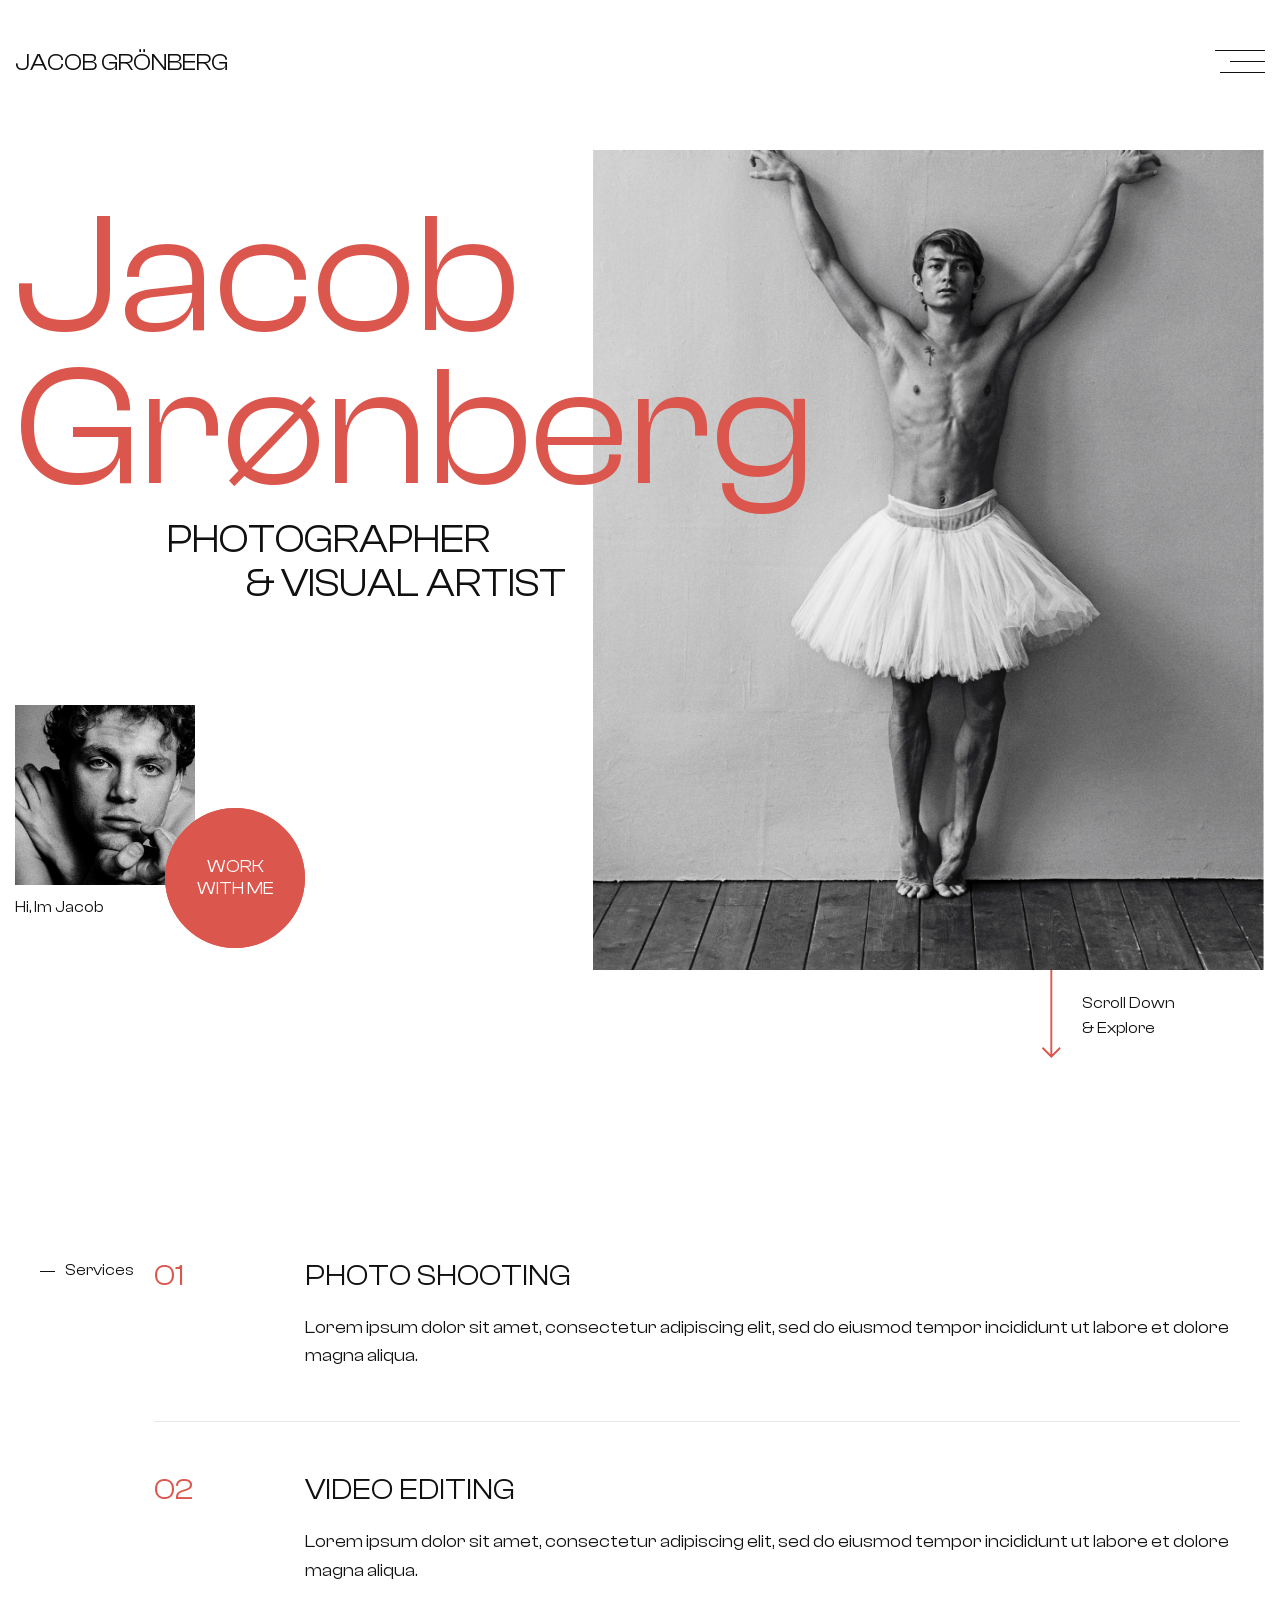
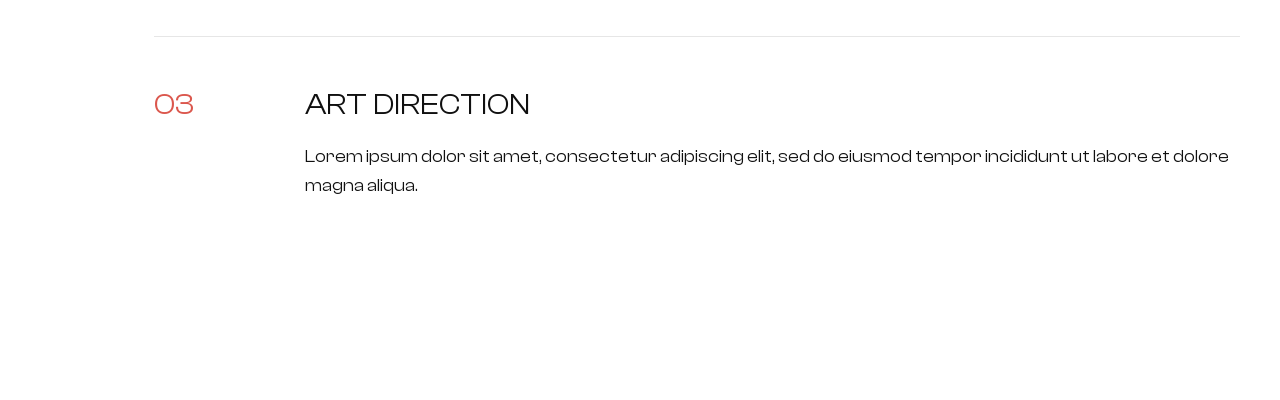
<file: gronberg_7/index.html>
<!DOCTYPE html>
<html lang="en">
	<head>
		<meta charset="UTF-8">
		<meta name="viewport" content="width=device-width, initial-scale=1.0">
		<link rel="stylesheet" href="css/reset.css">
		<link rel="stylesheet" href="css/fonts.css">
		<link rel="stylesheet" href="css/components.css">
		<link rel="stylesheet" href="css/style.css">
		<title>Jacob Grönberg</title>
	</head>
	<body>
		<div id="header" class="wrapper">
			<header class="header">
				<a href="#header" class="header__logo">Jacob Grönberg</a>
				<nav class="header__menu menu">
					<button class="menu__icon">
						<span></span>
						<small></small>
					</button>
					<div class="menu__body">
						<ul class="menu__list">
							<li class="menu__item">
								<a href="#" class="menu__link">Home</a>
							</li>
							<li class="menu__item">
								<a href="#" class="menu__link">Projects</a>
							</li>
							<li class="menu__item">
								<a href="#" class="menu__link">Exhibitions</a>
							</li>
							<li class="menu__item">
								<a href="#" class="menu__link">About</a>
							</li>
							<li class="menu__item">
								<a href="#" class="menu__link">Contact</a>
							</li>
						</ul>
						<ul class="menu__social social">
							<li class="social__item">
								<a href="#" target="_blank" class="social__link">Twitter</a>
							</li>
							<li class="social__item">
								<a href="#" target="_blank" class="social__link">Instagram</a>
							</li>
							<li class="social__item">
								<a href="#" target="_blank" class="social__link">FAcebook</a>
							</li>
						</ul>
					</div>
				</nav>
			</header>
			<main class="page">
				<section class="page__hero hero">
					<div class="hero__container">
						<div class="hero__content">
							<div class="hero__header">
								<h1 class="hero__title">Jacob <br> Grønberg</h1>
								<h2 class="hero__sub-title">
									<span>Photographer</span>
									<span>& Visual artist</span>
								</h2>
							</div>
							<div class="hero__author author">
								<figure class="author__picture">
									<img class="author__image" src="img/hero/hero.jpg" alt="Image">
									<figcaption class="author__caption">Hi, Im Jacob</figcaption>
								</figure>
								<a href="#" class="author__action">Work <br> With Me</a>
							</div>
						</div>
						<div class="hero__media">
							<div class="hero__body">
								<img class="hero__image" src="img/hero/main-image.png" alt="Image">
								<a href="#services" class="hero__scroll scroll-hero">
									<span class="scroll-hero__label">Scroll Down <br> & Explore</span>
								</a>
							</div>
						</div>
					</div>
				</section>
				<section id="services" class="page__services services">
					<div class="services__container">
						<h2 class="services__title">Services</h2>
						<ol class="services__list">
							<li class="services__item">
								<a href="#" class="services__name">Photo Shooting</a>
								<div class="services__description">
									<p>
										Lorem ipsum dolor sit amet, consectetur adipiscing elit, sed do eiusmod tempor incididunt ut labore et dolore magna aliqua.
									</p>
								</div>
							</li>
							<li class="services__item">
								<a href="#" class="services__name">Video Editing</a>
								<div class="services__description">
									<p>
										Lorem ipsum dolor sit amet, consectetur adipiscing elit, sed do eiusmod tempor incididunt ut labore et dolore magna aliqua.
									</p>
								</div>
							</li>
							<li class="services__item">
								<a href="#" class="services__name">Art Direction</a>
								<div class="services__description">
									<p>
										Lorem ipsum dolor sit amet, consectetur adipiscing elit, sed do eiusmod tempor incididunt ut labore et dolore magna aliqua.
									</p>
								</div>
							</li>
						</ol>
					</div>
				</section>
			</main>
			<footer class="footer">
			</footer>
		</div>
		<script src="js/script.js"></script>
	</body>
</html>
</file>
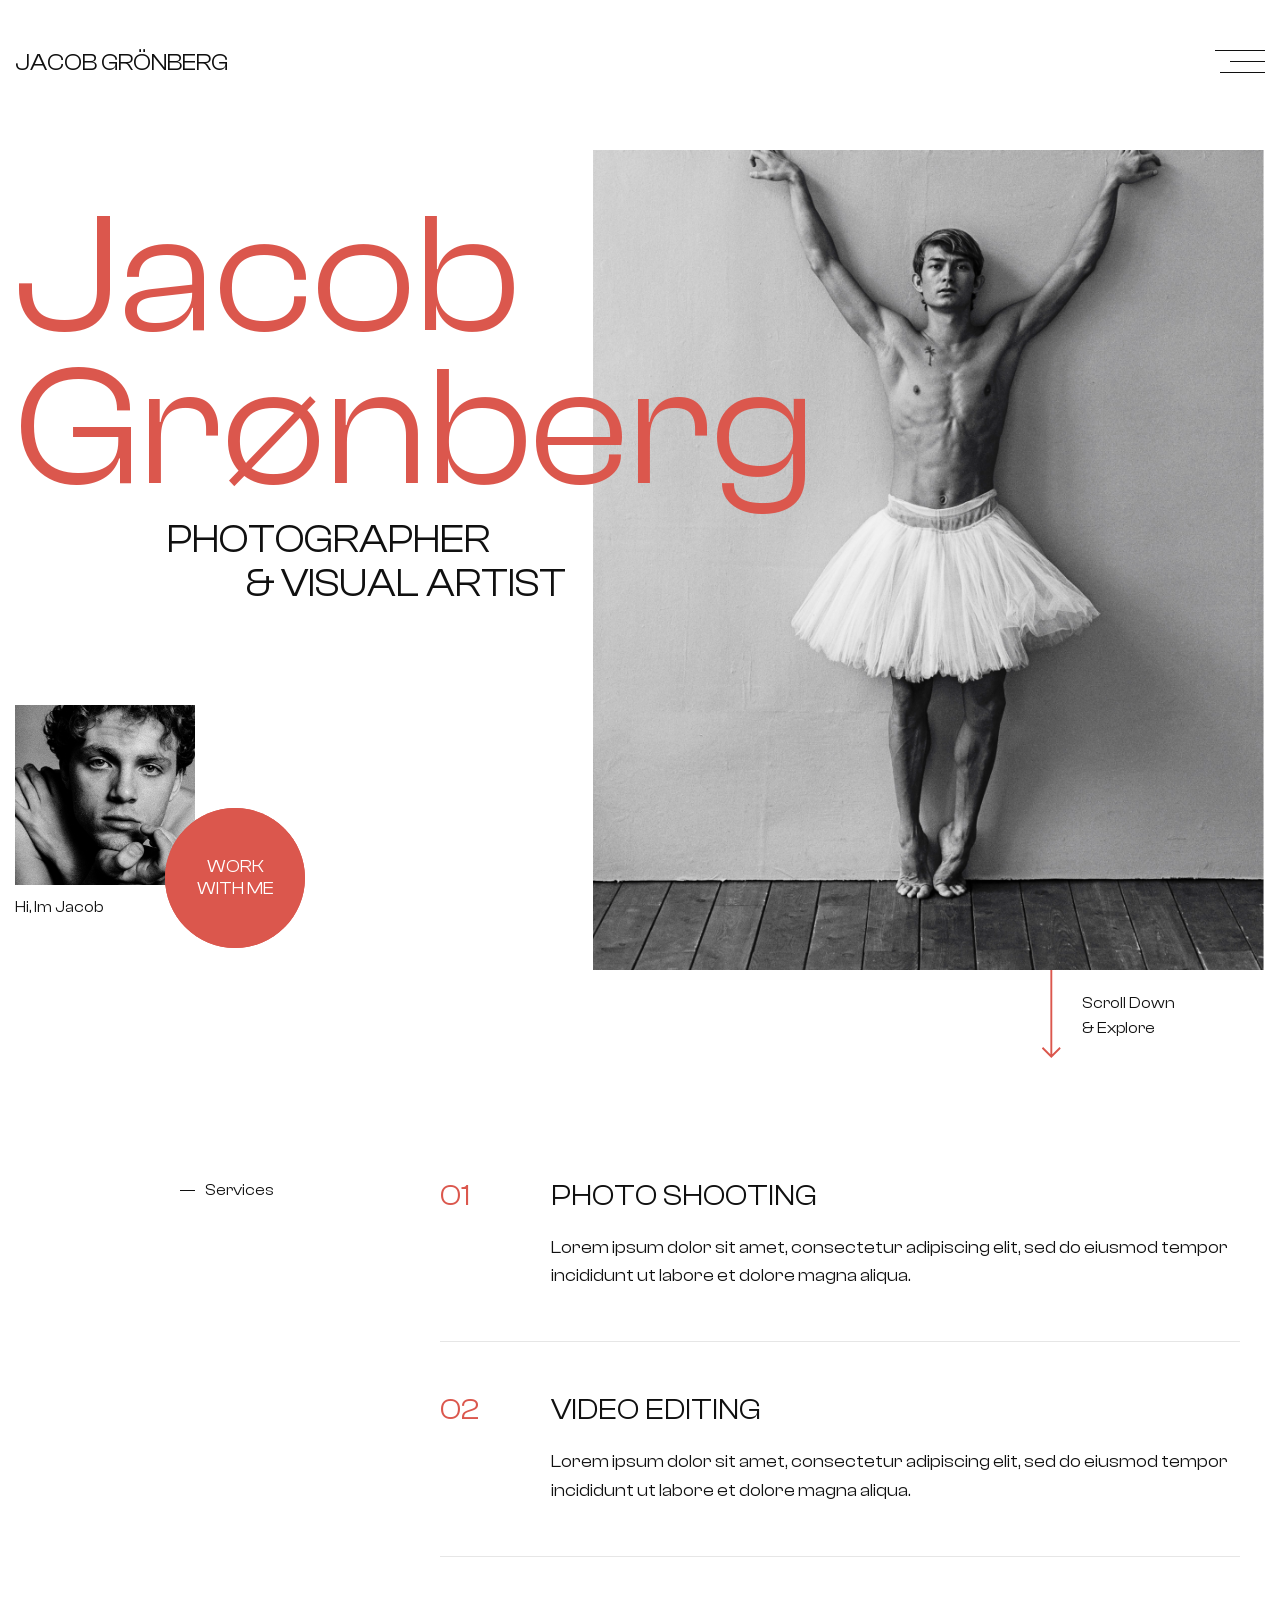
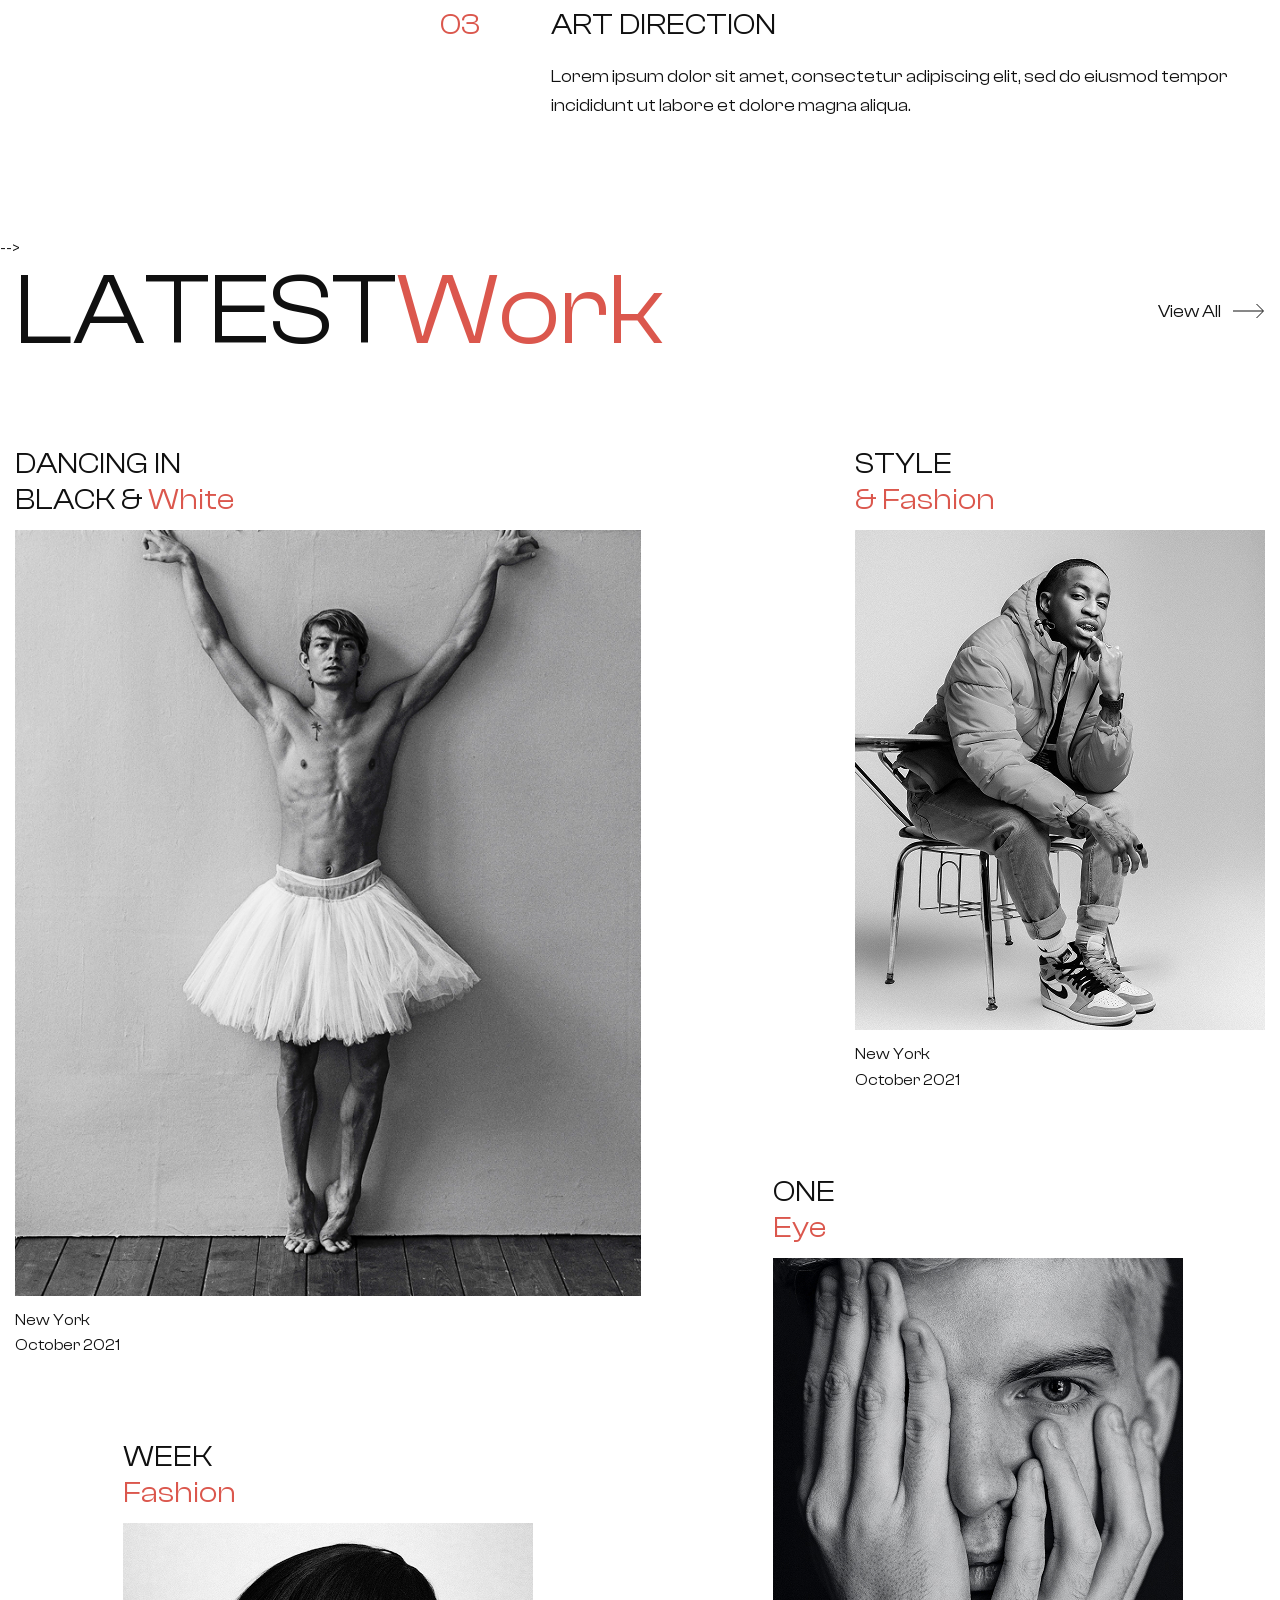
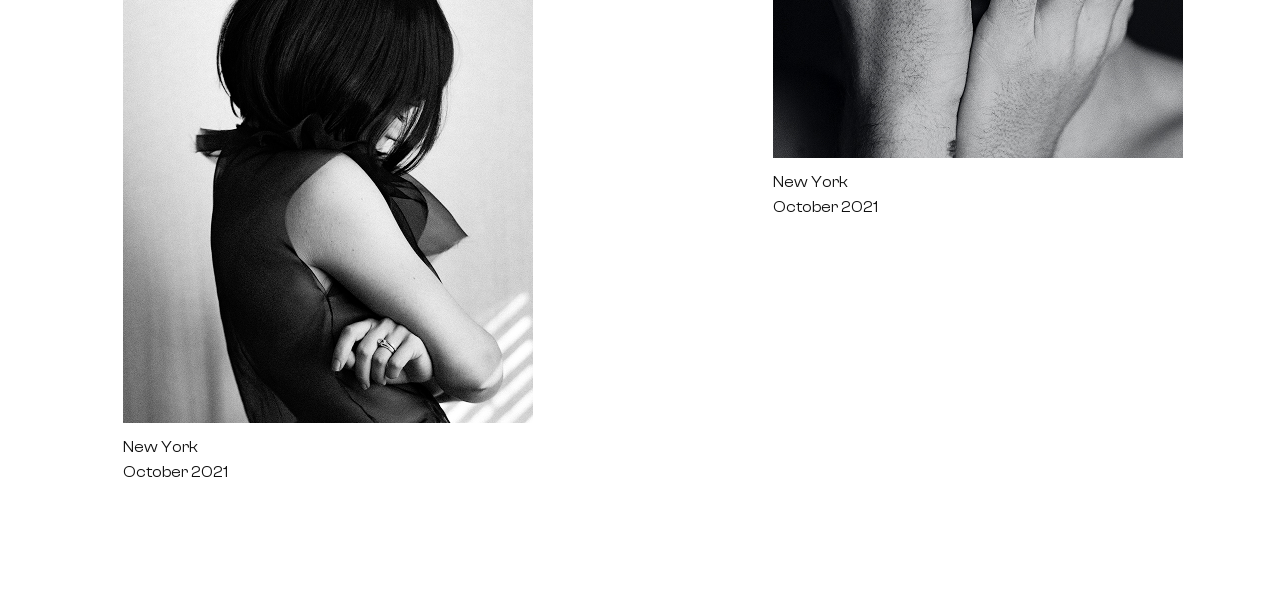
<file: gronberg_8/index.html>
<!DOCTYPE html>
<html lang="en">
	<head>
		<meta charset="UTF-8">
		<meta name="viewport" content="width=device-width, initial-scale=1.0">
		<link rel="stylesheet" href="css/reset.css">
		<link rel="stylesheet" href="css/fonts.css">
		<link rel="stylesheet" href="css/components.css">
		<link rel="stylesheet" href="css/style.css">
		<title>Jacob Grönberg</title>
	</head>
	<body>
		<div id="header" class="wrapper">
			<header class="header">
				<a href="#header" class="header__logo">Jacob Grönberg</a>
				<nav class="header__menu menu">
					<button class="menu__icon">
						<span></span>
						<small></small>
					</button>
					<div class="menu__body">
						<ul class="menu__list">
							<li class="menu__item">
								<a href="#" class="menu__link">Home</a>
							</li>
							<li class="menu__item">
								<a href="#" class="menu__link">Projects</a>
							</li>
							<li class="menu__item">
								<a href="#" class="menu__link">Exhibitions</a>
							</li>
							<li class="menu__item">
								<a href="#" class="menu__link">About</a>
							</li>
							<li class="menu__item">
								<a href="#" class="menu__link">Contact</a>
							</li>
						</ul>
						<ul class="menu__social social">
							<li class="social__item">
								<a href="#" target="_blank" class="social__link">Twitter</a>
							</li>
							<li class="social__item">
								<a href="#" target="_blank" class="social__link">Instagram</a>
							</li>
							<li class="social__item">
								<a href="#" target="_blank" class="social__link">Facebook</a>
							</li>
						</ul>
					</div>
				</nav>
			</header>
			<main class="page">
				<section class="page__hero hero">
					<div class="hero__container">
						<div class="hero__content">
							<div class="hero__header">
								<h1 class="hero__title">Jacob <br> Grønberg</h1>
								<h2 class="hero__sub-title">
									<span>Photographer</span>
									<span>& Visual artist</span>
								</h2>
							</div>
							<div class="hero__author author">
								<figure class="author__picture">
									<img class="author__image" src="img/hero/hero.jpg" alt="Image">
									<figcaption class="author__caption">Hi, Im Jacob</figcaption>
								</figure>
								<a href="#" class="author__action">Work <br> With Me</a>
							</div>
						</div>
						<div class="hero__media">
							<div class="hero__body">
								<img class="hero__image" src="img/hero/main-image.png" alt="Image">
								<a href="#services" class="hero__scroll scroll-hero">
									<span class="scroll-hero__label">Scroll Down <br> & Explore</span>
								</a>
							</div>
						</div>
					</div>
				</section>
				<section id="services" class="page__services services">
					<div class="services__container">
						<h2 class="services__title">Services</h2>
						<ol class="services__list">
							<li class="services__item">
								<a href="#" class="services__name">Photo Shooting</a>
								<div class="services__description">
									<p>
										Lorem ipsum dolor sit amet, consectetur adipiscing elit, sed do eiusmod tempor incididunt ut labore et dolore magna aliqua.
									</p>
								</div>
							</li>
							<li class="services__item">
								<a href="#" class="services__name">Video Editing</a>
								<div class="services__description">
									<p>
										Lorem ipsum dolor sit amet, consectetur adipiscing elit, sed do eiusmod tempor incididunt ut labore et dolore magna aliqua.
									</p>
								</div>
							</li>
							<li class="services__item">
								<a href="#" class="services__name">Art Direction</a>
								<div class="services__description">
									<p>
										Lorem ipsum dolor sit amet, consectetur adipiscing elit, sed do eiusmod tempor incididunt ut labore et dolore magna aliqua.
									</p>
								</div>
							</li>
						</ol>
					</div>
				</section> -->
				<section class="page__latest-work latest-work">
					<div class="latest-work__container">
						<div class="latest-work__block-header block-header">
							<h2 class="block-header__title">
								Latest<span>Work</span>
							</h2>
							<a href="#" class="block-header__link arrow-link">
								View All
								<svg width="32" height="16" viewBox="0 0 32 16" fill="none" xmlns="http://www.w3.org/2000/svg">
									<path d="M0 8H30" />
									<path d="M23.5 1L30.5 8L23.5 15" />
								</svg>
							</a>
						</div>
						<div class="latest-work__items">
							<div class="latest-work__column">
								<article class="latest-work__item item-work">
									<a href="#" class="item-work__link">
										<h4 class="item-work__title">
											Dancing in <br> Black & <span>White</span>
										</h4>
										<figure class="item-work__media">
											<img src="img/latest-work/01.jpg" class="item-work__image" alt="Image">
											<figcaption class="item-work__caption">New York <br> October 2021</figcaption>
										</figure>
									</a>
								</article>
								<article class="latest-work__item item-work">
									<a href="#" class="item-work__link">
										<h4 class="item-work__title">
											WEek <br> <span>Fashion</span>
										</h4>
										<figure class="item-work__media">
											<img src="img/latest-work/02.jpg" class="item-work__image" alt="Image">
											<figcaption class="item-work__caption">New York <br> October 2021</figcaption>
										</figure>
									</a>
								</article>
							</div>
							<div class="latest-work__column">
								<article class="latest-work__item item-work">
									<a href="#" class="item-work__link">
										<h4 class="item-work__title">
											Style <br> <span>& Fashion</span>
										</h4>
										<figure class="item-work__media">
											<img src="img/latest-work/03.jpg" class="item-work__image" alt="Image">
											<figcaption class="item-work__caption">New York <br> October 2021</figcaption>
										</figure>
									</a>
								</article>
								<article class="latest-work__item item-work">
									<a href="#" class="item-work__link">
										<h4 class="item-work__title">
											One <br> <span>Eye</span>
										</h4>
										<figure class="item-work__media">
											<img src="img/latest-work/04.jpg" class="item-work__image" alt="Image">
											<figcaption class="item-work__caption">New York <br> October 2021</figcaption>
										</figure>
									</a>
								</article>
							</div>
						</div>
					</div>
				</section>
			</main>
			<footer class="footer">
			</footer>
		</div>
		<script src="js/script.js"></script>
	</body>
</html>
</file>
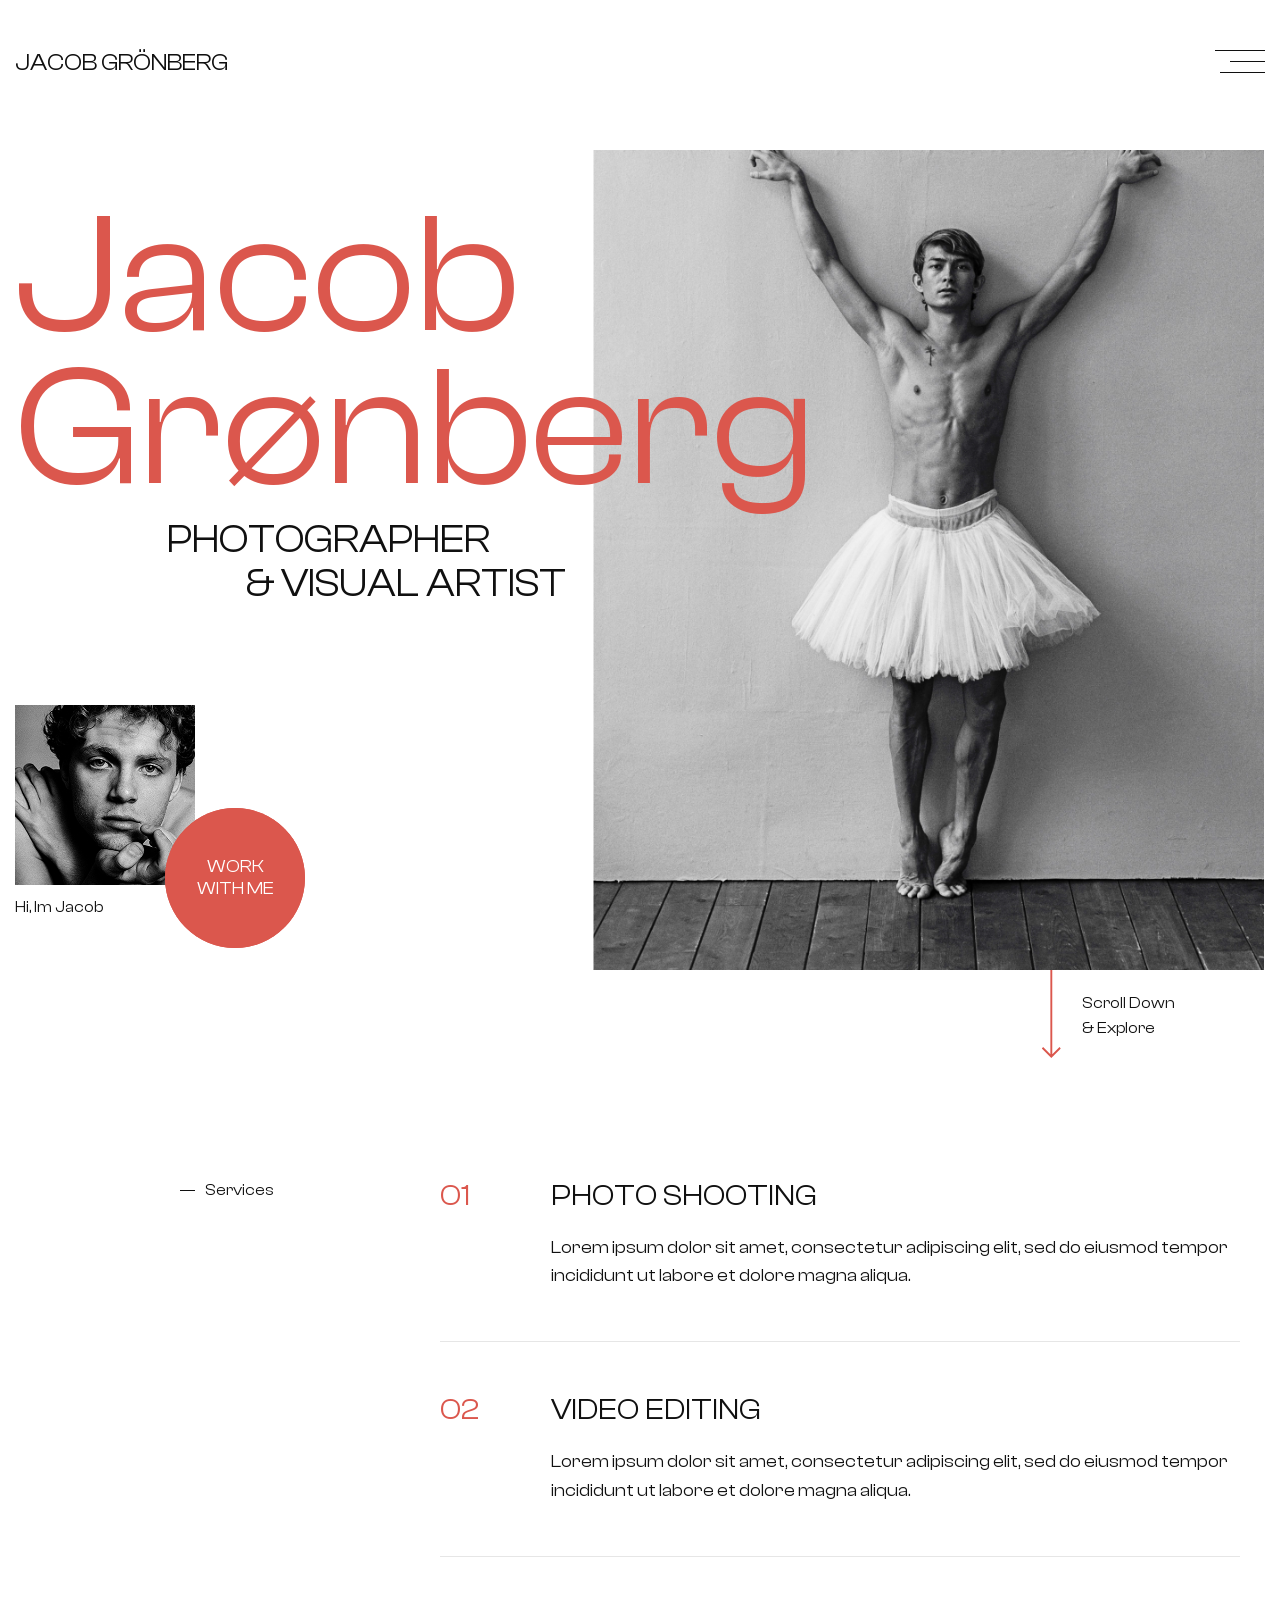
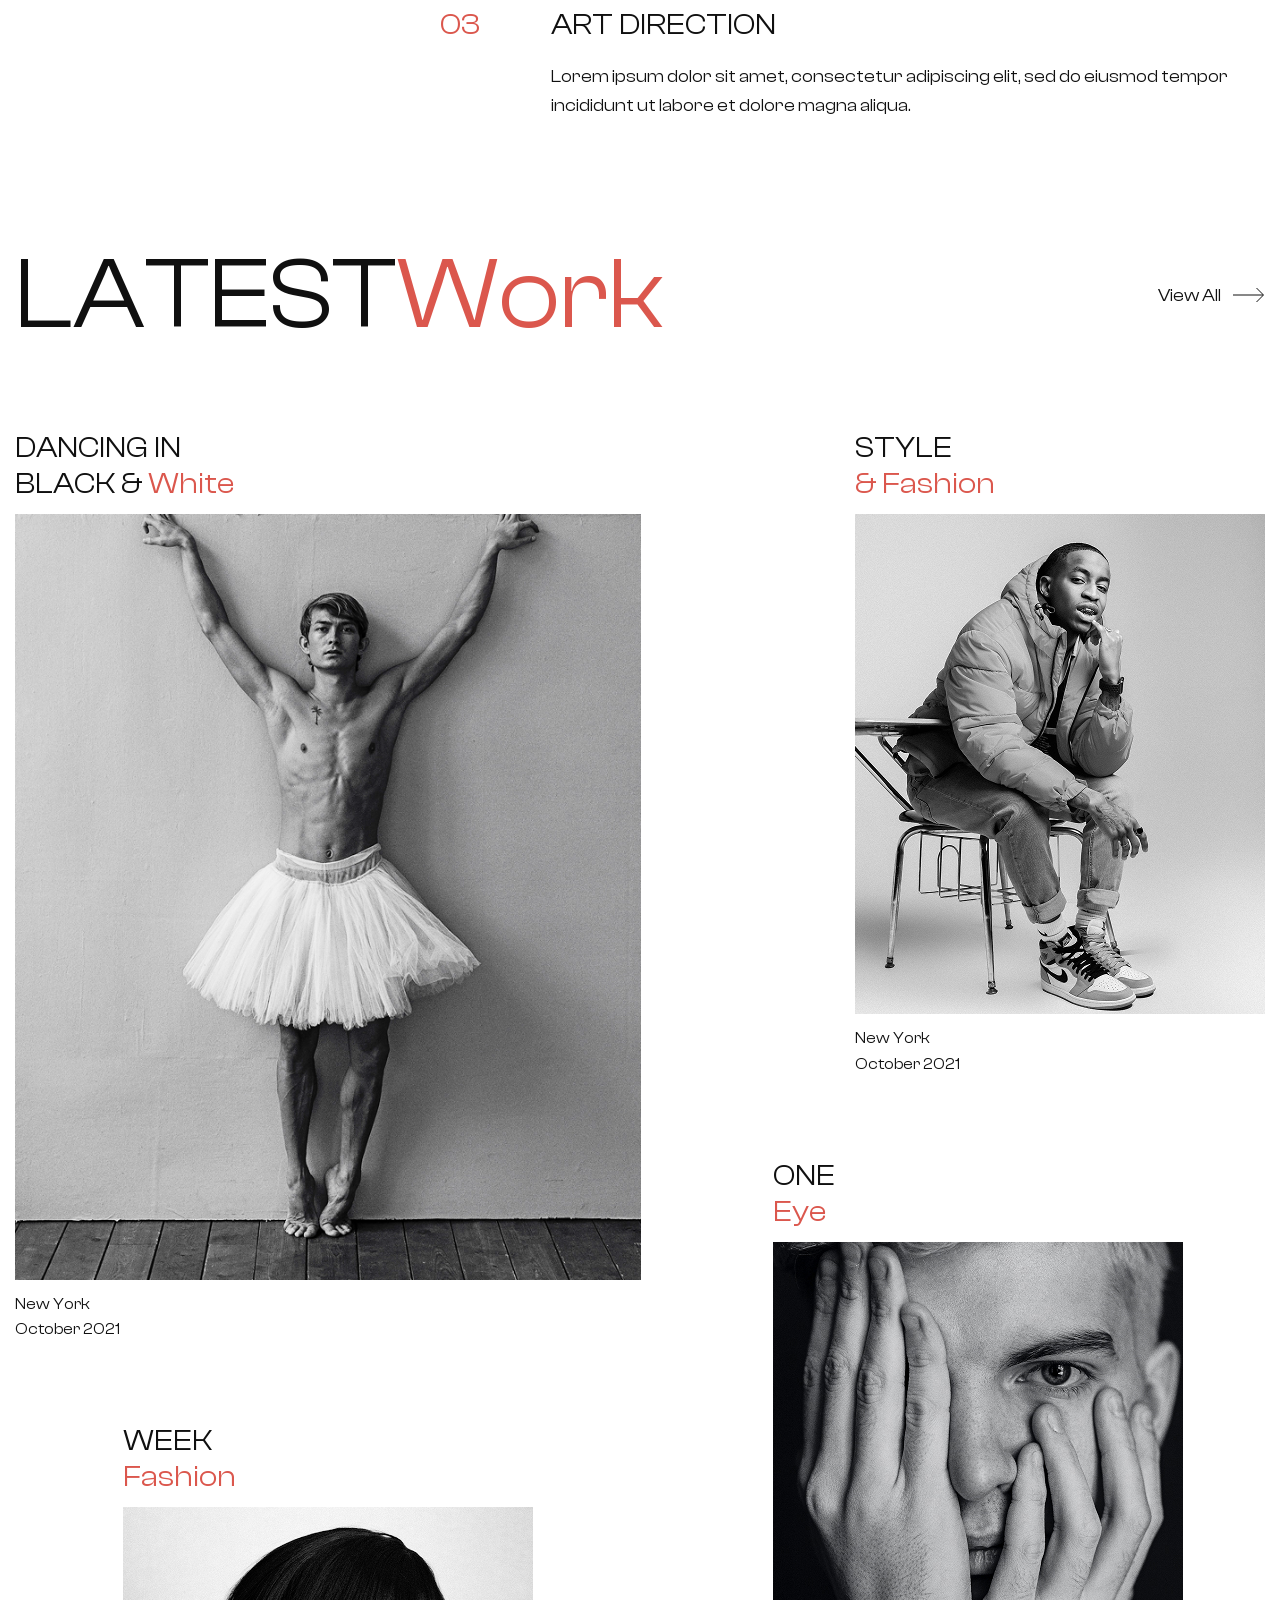
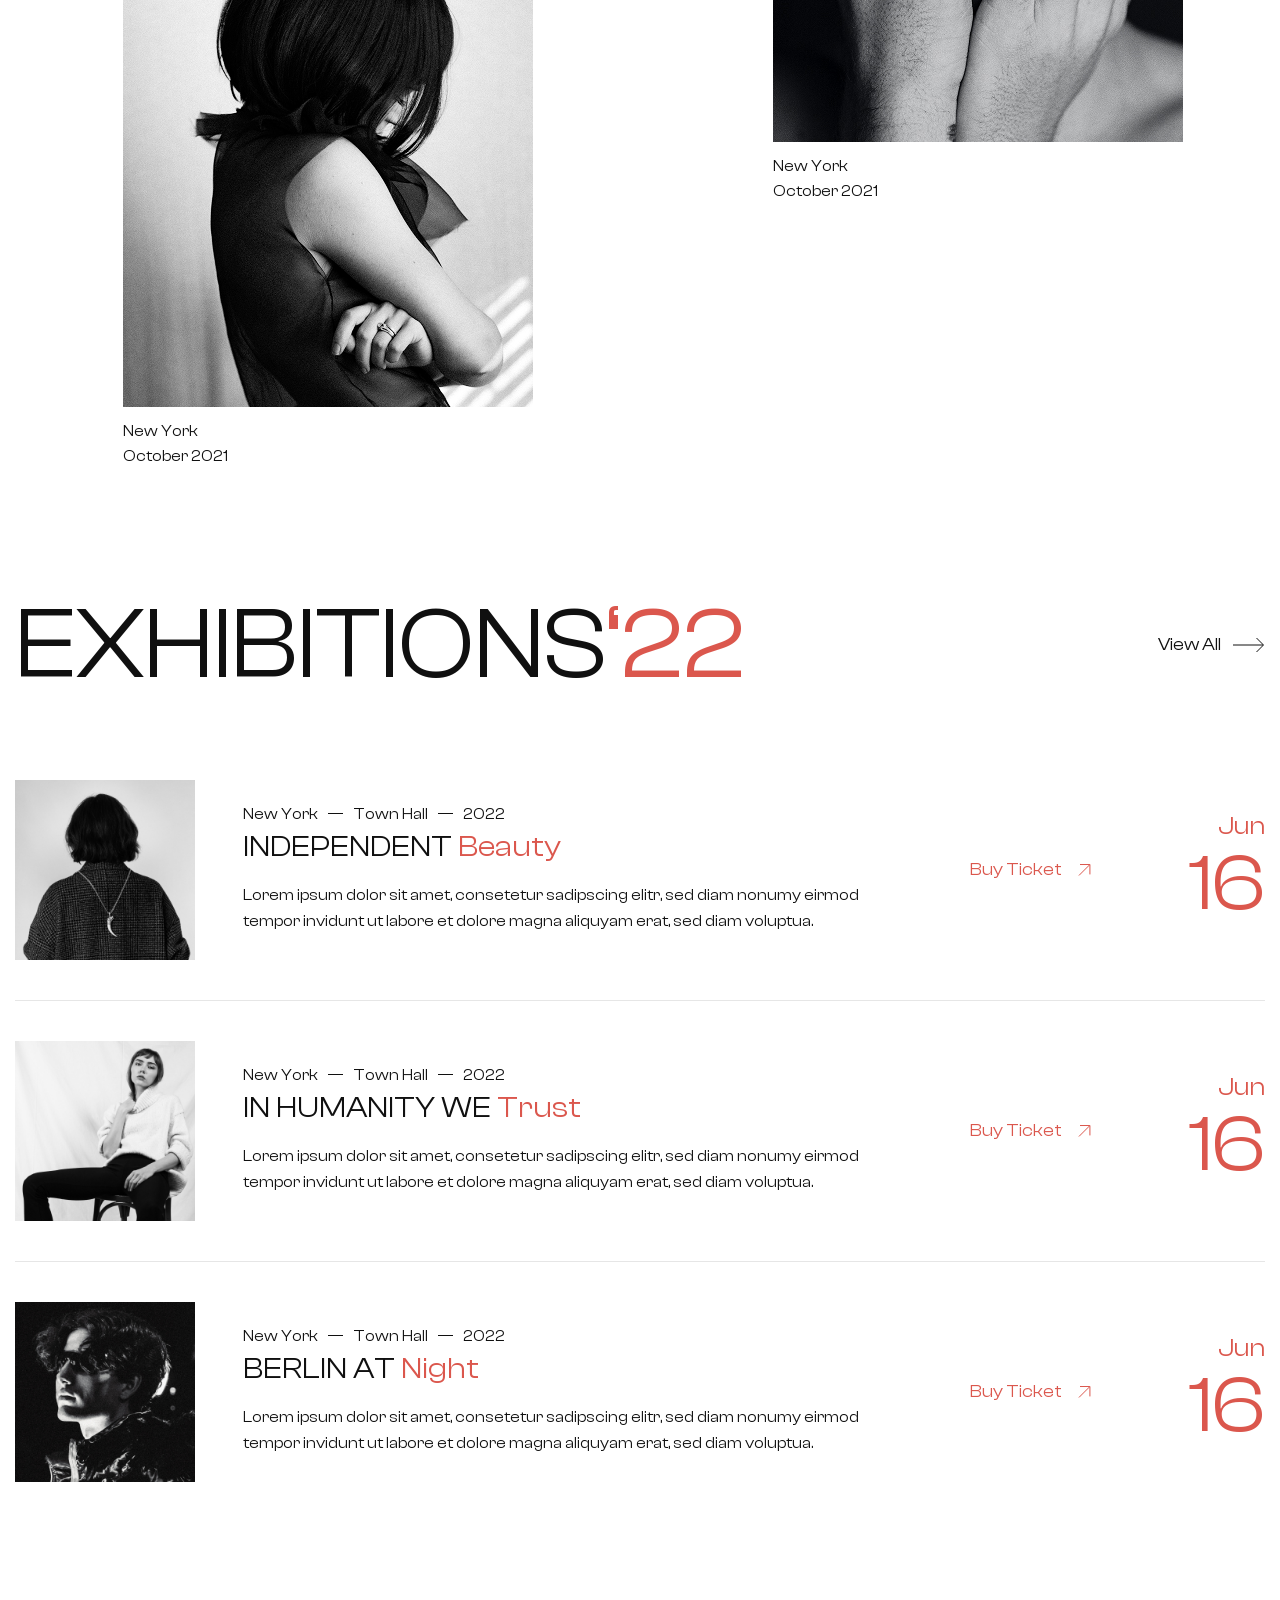
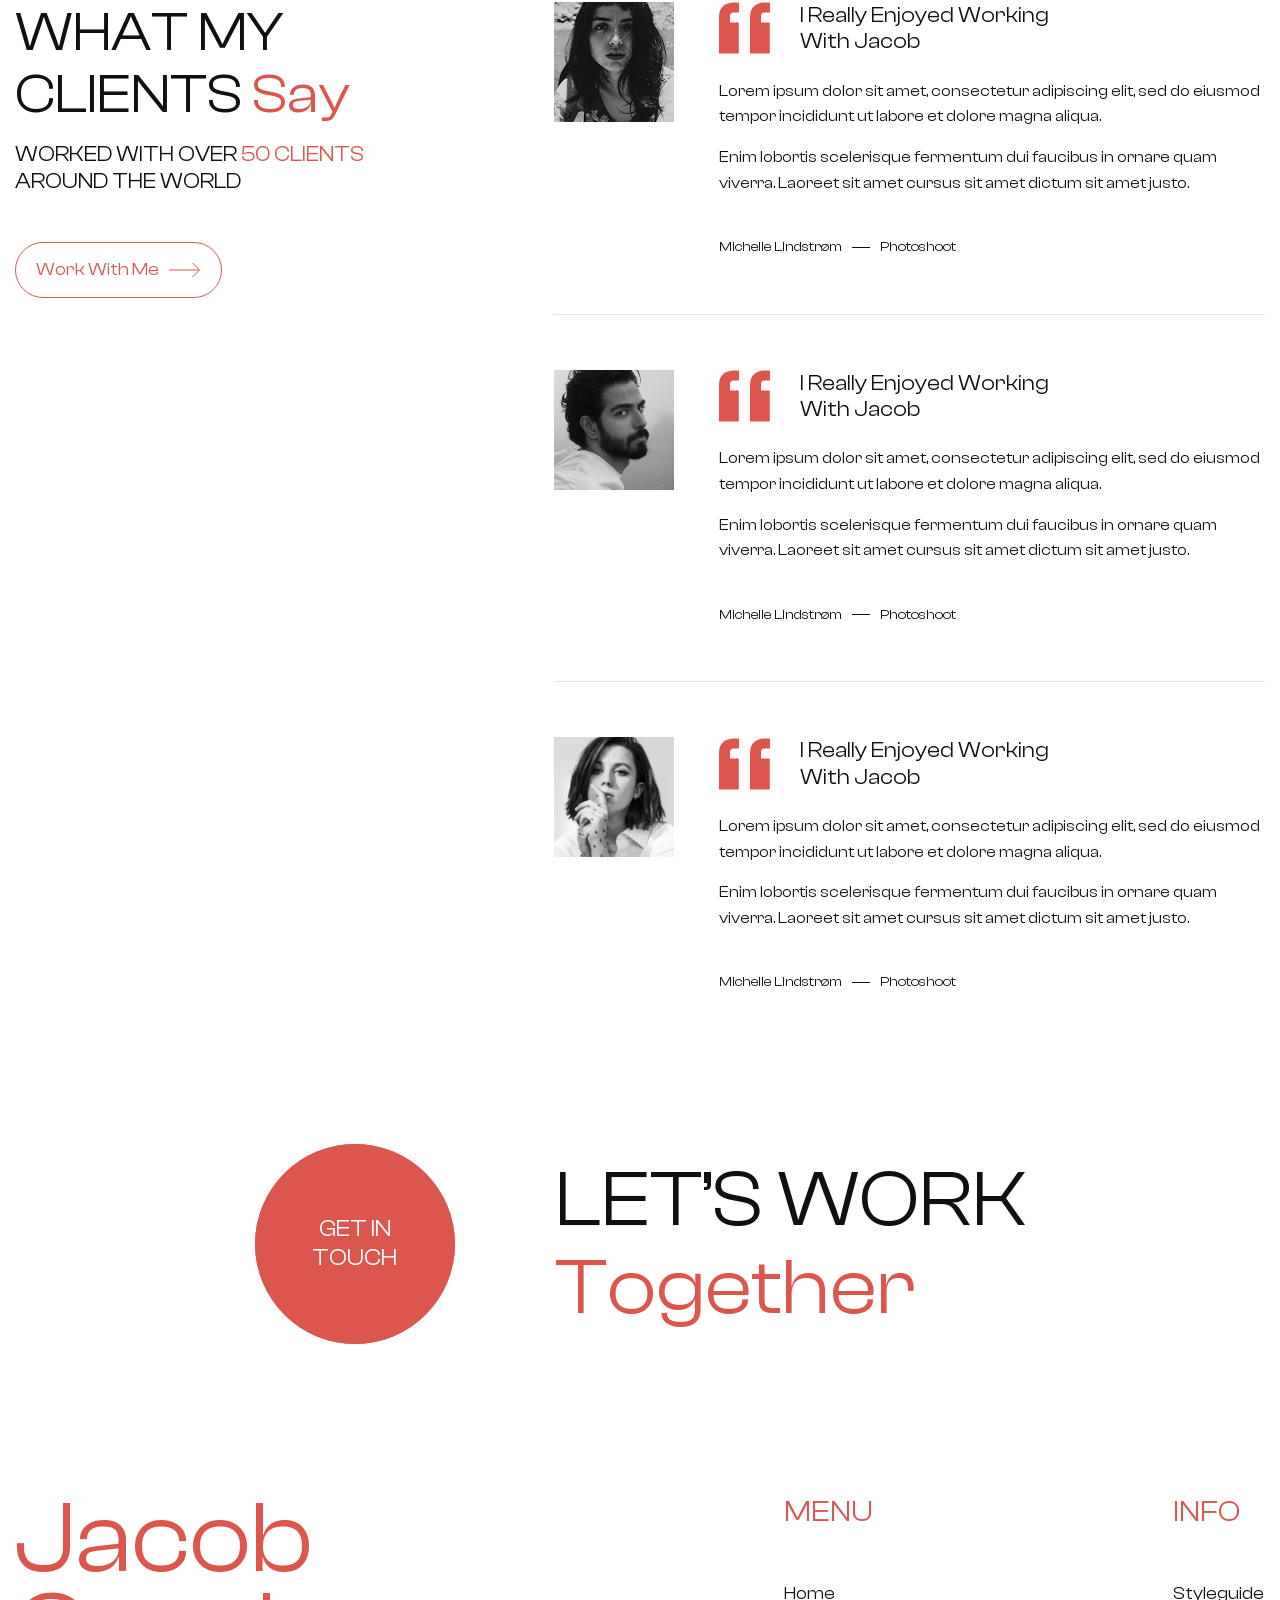
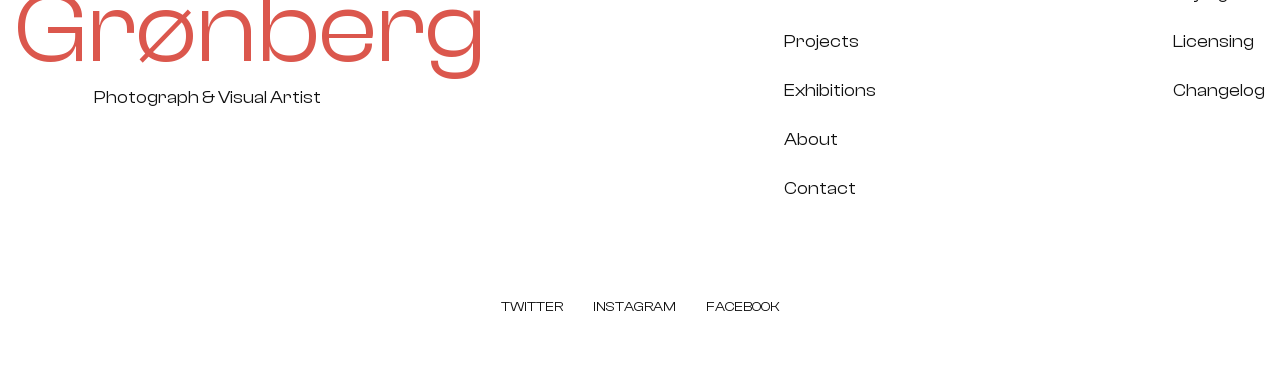
<file: gronberg_9/index.html>
<!DOCTYPE html>
<html lang="en">
	<head>
		<meta charset="UTF-8">
		<meta name="viewport" content="width=device-width, initial-scale=1.0">
		<link rel="stylesheet" href="css/reset.css">
		<link rel="stylesheet" href="css/fonts.css">
		<link rel="stylesheet" href="css/components.css">
		<link rel="stylesheet" href="css/style.css">
		<title>Jacob Grönberg</title>
	</head>
	<body>
		<div id="header" class="wrapper">
			<header class="header">
				<a href="#header" class="header__logo">Jacob Grönberg</a>
				<nav class="header__menu menu">
					<button class="menu__icon">
						<span></span>
						<small></small>
					</button>
					<div class="menu__body">
						<ul class="menu__list">
							<li class="menu__item">
								<a href="#" class="menu__link">Home</a>
							</li>
							<li class="menu__item">
								<a href="#" class="menu__link">Projects</a>
							</li>
							<li class="menu__item">
								<a href="#" class="menu__link">Exhibitions</a>
							</li>
							<li class="menu__item">
								<a href="#" class="menu__link">About</a>
							</li>
							<li class="menu__item">
								<a href="#" class="menu__link">Contact</a>
							</li>
						</ul>
						<ul class="menu__social social">
							<li class="social__item">
								<a href="#" target="_blank" class="social__link">Twitter</a>
							</li>
							<li class="social__item">
								<a href="#" target="_blank" class="social__link">Instagram</a>
							</li>
							<li class="social__item">
								<a href="#" target="_blank" class="social__link">FAcebook</a>
							</li>
						</ul>
					</div>
				</nav>
			</header>
			<main class="page">
				<section class="page__hero hero">
					<div class="hero__container">
						<div class="hero__content">
							<div class="hero__header">
								<h1 class="hero__title">Jacob <br> Grønberg</h1>
								<h2 class="hero__sub-title">
									<span>Photographer</span>
									<span>& Visual artist</span>
								</h2>
							</div>
							<div class="hero__author author">
								<figure class="author__picture">
									<img class="author__image" src="img/hero/jacob.jpg" alt="Image">
									<figcaption class="author__caption">Hi, Im Jacob</figcaption>
								</figure>
								<a href="#" class="author__action">Work <br> With Me</a>
							</div>
						</div>
						<div class="hero__media">
							<div class="hero__body">
								<img class="hero__image" src="img/hero/main-image.jpg" alt="Image">
								<a href="#services" class="hero__scroll scroll-hero">
									<span class="scroll-hero__label">Scroll Down <br> & Explore</span>
								</a>
							</div>
						</div>
					</div>
				</section>
				<section id="services" class="page__services services">
					<div class="services__container">
						<h2 class="services__title">Services</h2>
						<ol class="services__list">
							<li class="services__item">
								<a href="#" class="services__name">Photo Shooting</a>
								<div class="services__description">
									<p>
										Lorem ipsum dolor sit amet, consectetur adipiscing elit, sed do eiusmod tempor incididunt ut labore et dolore magna aliqua.
									</p>
								</div>
							</li>
							<li class="services__item">
								<a href="#" class="services__name">Video Editing</a>
								<div class="services__description">
									<p>
										Lorem ipsum dolor sit amet, consectetur adipiscing elit, sed do eiusmod tempor incididunt ut labore et dolore magna aliqua.
									</p>
								</div>
							</li>
							<li class="services__item">
								<a href="#" class="services__name">Art Direction</a>
								<div class="services__description">
									<p>
										Lorem ipsum dolor sit amet, consectetur adipiscing elit, sed do eiusmod tempor incididunt ut labore et dolore magna aliqua.
									</p>
								</div>
							</li>
						</ol>
					</div>
				</section>
				<section class="page__latest-work latest-work">
					<div class="latest-work__container">
						<div class="latest-work__block-header block-header">
							<h2 class="block-header__title">
								Latest<span>Work</span>
							</h2>
							<a href="#" class="block-header__link arrow-link">
								View All
								<svg width="32" height="16" viewBox="0 0 32 16" fill="none" xmlns="http://www.w3.org/2000/svg">
									<path d="M0 8H30" />
									<path d="M23.5 1L30.5 8L23.5 15" />
								</svg>
							</a>
						</div>
						<div class="latest-work__items">
							<div class="latest-work__column">
								<article class="latest-work__item item-work">
									<a href="#" class="item-work__link">
										<h4 class="item-work__title">
											Dancing in <br> Black & <span>White</span>
										</h4>
										<figure class="item-work__media">
											<img src="img/latest-work/01.jpg" class="item-work__image" alt="Image">
											<figcaption class="item-work__caption">New York <br> October 2021</figcaption>
										</figure>
									</a>
								</article>
								<article class="latest-work__item item-work">
									<a href="#" class="item-work__link">
										<h4 class="item-work__title">
											WEek <br> <span>Fashion</span>
										</h4>
										<figure class="item-work__media">
											<img src="img/latest-work/02.jpg" class="item-work__image" alt="Image">
											<figcaption class="item-work__caption">New York <br> October 2021</figcaption>
										</figure>
									</a>
								</article>
							</div>
							<div class="latest-work__column">
								<article class="latest-work__item item-work">
									<a href="#" class="item-work__link">
										<h4 class="item-work__title">
											Style <br> <span>& Fashion</span>
										</h4>
										<figure class="item-work__media">
											<img src="img/latest-work/03.jpg" class="item-work__image" alt="Image">
											<figcaption class="item-work__caption">New York <br> October 2021</figcaption>
										</figure>
									</a>
								</article>
								<article class="latest-work__item item-work">
									<a href="#" class="item-work__link">
										<h4 class="item-work__title">
											One <br> <span>Eye</span>
										</h4>
										<figure class="item-work__media">
											<img src="img/latest-work/04.jpg" class="item-work__image" alt="Image">
											<figcaption class="item-work__caption">New York <br> October 2021</figcaption>
										</figure>
									</a>
								</article>
							</div>
						</div>
					</div>
				</section>
				<section class="page__exhibitions exhibitions">
					<div class="exhibitions__container">
						<div class="exhibitions__block-header block-header">
							<h2 class="block-header__title">
								Exhibitions<span>‘22</span>
							</h2>
							<a href="#" class="block-header__link arrow-link">
								View All
								<svg width="32" height="16" viewBox="0 0 32 16" fill="none" xmlns="http://www.w3.org/2000/svg">
									<path d="M0 8H30" />
									<path d="M23.5 1L30.5 8L23.5 15" />
								</svg>
							</a>
						</div>
						<ul class="exhibitions__list">
							<li class="exhibitions__item item-exhibition">
								<a href="#" class="item-exhibition__picture">
									<img src="img/exhibitions/01.jpg" class="item-exhibition__image" alt="Image">
								</a>
								<div class="item-exhibition__body">
									<div class="item-exhibition__content">
										<div class="item-exhibition__place">
											<span>New York</span>
											<span>Town Hall</span>
											<span>2022</span>
										</div>
										<h4 class="item-exhibition__title">
											<a href class="item-exhibition__link-title">Independent <span>Beauty</span></a>
										</h4>
										<div class="item-exhibition__text">
											<p>Lorem ipsum dolor sit amet, consetetur sadipscing elitr, sed diam nonumy eirmod tempor invidunt ut labore et dolore magna aliquyam erat, sed diam voluptua.</p>
										</div>
									</div>
									<a href="#" class="item-exhibition__buy arrow-link arrow-link--dark">
										Buy Ticket
										<svg width="21" height="22" viewBox="0 0 21 22" fill="none" xmlns="http://www.w3.org/2000/svg">
											<path d="M4.94971 16.4801L15.5563 5.8735" />
											<path d="M6.0105 5.5199H15.91V15.4194" />
										</svg>
									</a>
								</div>
								<div class="item-exhibition__date">
									<small>Jun</small> 16
								</div>
							</li>
							<li class="exhibitions__item item-exhibition">
								<a href="#" class="item-exhibition__picture">
									<img src="img/exhibitions/02.jpg" class="item-exhibition__image" alt="Image">
								</a>
								<div class="item-exhibition__body">
									<div class="item-exhibition__content">
										<div class="item-exhibition__place">
											<span>New York</span>
											<span>Town Hall</span>
											<span>2022</span>
										</div>
										<h4 class="item-exhibition__title">
											<a href class="item-exhibition__link-title">In Humanity We <span>Trust</span></a>
										</h4>
										<div class="item-exhibition__text">
											<p>Lorem ipsum dolor sit amet, consetetur sadipscing elitr, sed diam nonumy eirmod tempor invidunt ut labore et dolore magna aliquyam erat, sed diam voluptua.</p>
										</div>
									</div>
									<a href="#" class="item-exhibition__buy arrow-link arrow-link--dark">
										Buy Ticket
										<svg width="21" height="22" viewBox="0 0 21 22" fill="none" xmlns="http://www.w3.org/2000/svg">
											<path d="M4.94971 16.4801L15.5563 5.8735" />
											<path d="M6.0105 5.5199H15.91V15.4194" />
										</svg>
									</a>
								</div>
								<div class="item-exhibition__date">
									<small>Jun</small> 16
								</div>
							</li>
							<li class="exhibitions__item item-exhibition">
								<a href="#" class="item-exhibition__picture">
									<img src="img/exhibitions/03.jpg" class="item-exhibition__image" alt="Image">
								</a>
								<div class="item-exhibition__body">
									<div class="item-exhibition__content">
										<div class="item-exhibition__place">
											<span>New York</span>
											<span>Town Hall</span>
											<span>2022</span>
										</div>
										<h4 class="item-exhibition__title">
											<a href class="item-exhibition__link-title">Berlin AT <span>Night</span></a>
										</h4>
										<div class="item-exhibition__text">
											<p>Lorem ipsum dolor sit amet, consetetur sadipscing elitr, sed diam nonumy eirmod tempor invidunt ut labore et dolore magna aliquyam erat, sed diam voluptua.</p>
										</div>
									</div>
									<a href="#" class="item-exhibition__buy arrow-link arrow-link--dark">
										Buy Ticket
										<svg width="21" height="22" viewBox="0 0 21 22" fill="none" xmlns="http://www.w3.org/2000/svg">
											<path d="M4.94971 16.4801L15.5563 5.8735" />
											<path d="M6.0105 5.5199H15.91V15.4194" />
										</svg>
									</a>
								</div>
								<div class="item-exhibition__date">
									<small>Jun</small> 16
								</div>
							</li>
						</ul>
					</div>
				</section>
				<section class="page__reviews reviews reviews--nomargin">
					<div class="reviews__container">
						<div class="reviews__content">
							<h2 class="reviews__title">What my <br> Clients <span>Say</span></h2>
							<h3 class="reviews__sub-title">Worked with Over <span>50 clients</span> <br> around the world</h3>
							<a href="#" class="reviews__button button">
								Work With Me
								<svg width="32" height="16" viewBox="0 0 32 16" fill="none" xmlns="http://www.w3.org/2000/svg">
									<path d="M0 8H30" />
									<path d="M23.5 1L30.5 8L23.5 15" />
								</svg>
							</a>
						</div>
						<div class="reviews__items">
							<article class="reviews__item item-reviews">
								<figure class="item-reviews__picture">
									<img src="img/reviews/01.jpg" class="item-reviews__avatar" alt="Image">
								</figure>
								<blockquote class="item-reviews__body">
									<h4 class="item-reviews__title">I Really Enjoyed Working <br> With Jacob</h4>
									<div class="item-reviews__text">
										<p>
											Lorem ipsum dolor sit amet, consectetur adipiscing elit, sed do eiusmod tempor incididunt ut labore et dolore magna aliqua.
										</p>
										<p>
											Enim lobortis scelerisque fermentum dui faucibus in ornare quam viverra. Laoreet sit amet cursus sit amet dictum sit amet justo.
										</p>
									</div>
									<cite class="item-reviews__author">
										<span>Michelle Lindstrøm</span>
										<span>Photoshoot</span>
									</cite>
								</blockquote>
							</article>
							<article class="reviews__item item-reviews">
								<figure class="item-reviews__picture">
									<img src="img/reviews/02.jpg" class="item-reviews__avatar" alt="Image">
								</figure>
								<blockquote class="item-reviews__body">
									<h4 class="item-reviews__title">I Really Enjoyed Working <br> With Jacob</h4>
									<div class="item-reviews__text">
										<p>
											Lorem ipsum dolor sit amet, consectetur adipiscing elit, sed do eiusmod tempor incididunt ut labore et dolore magna aliqua.
										</p>
										<p>
											Enim lobortis scelerisque fermentum dui faucibus in ornare quam viverra. Laoreet sit amet cursus sit amet dictum sit amet justo.
										</p>
									</div>
									<cite class="item-reviews__author">
										<span>Michelle Lindstrøm</span>
										<span>Photoshoot</span>
									</cite>
								</blockquote>
							</article>
							<article class="reviews__item item-reviews">
								<figure class="item-reviews__picture">
									<img src="img/reviews/03.jpg" class="item-reviews__avatar" alt="Image">
								</figure>
								<blockquote class="item-reviews__body">
									<h4 class="item-reviews__title">I Really Enjoyed Working <br> With Jacob</h4>
									<div class="item-reviews__text">
										<p>
											Lorem ipsum dolor sit amet, consectetur adipiscing elit, sed do eiusmod tempor incididunt ut labore et dolore magna aliqua.
										</p>
										<p>
											Enim lobortis scelerisque fermentum dui faucibus in ornare quam viverra. Laoreet sit amet cursus sit amet dictum sit amet justo.
										</p>
									</div>
									<cite class="item-reviews__author">
										<span>Michelle Lindstrøm</span>
										<span>Photoshoot</span>
									</cite>
								</blockquote>
							</article>
						</div>
					</div>
				</section>
				<section class="page__lets-work lets-work lets-work--nomargin">
					<div class="lets-work__container">
						<a href="#" class="lets-work__link">
							<div class="lets-work__circle">Get in <br> Touch</div>
							<h2 class="lets-work__title">Let’s Work <br> <span>Together</span></h2>
						</a>
					</div>
				</section>
			</main>
			<footer class="footer">
				<div class="footer__container">
					<div class="footer__body">
						<div class="footer__content">
							<div class="footer__title">Jacob <br> Grønberg</div>
							<div class="footer__sub-title">Photograph & Visual Artist</div>
						</div>
						<div class="footer__menu menu-footer">
							<div class="menu-footer__title">Menu</div>
							<ul class="menu-footer__list">
								<li class="menu-footer__item"><a href="#" class="menu-footer__link">Home</a></li>
								<li class="menu-footer__item"><a href="#" class="menu-footer__link">Projects</a></li>
								<li class="menu-footer__item"><a href="#" class="menu-footer__link">Exhibitions</a></li>
								<li class="menu-footer__item"><a href="#" class="menu-footer__link">About</a></li>
								<li class="menu-footer__item"><a href="#" class="menu-footer__link">Contact</a></li>
							</ul>
						</div>
						<div class="footer__menu menu-footer">
							<div class="menu-footer__title">Info</div>
							<ul class="menu-footer__list">
								<li class="menu-footer__item"><a href="#" class="menu-footer__link">Styleguide</a></li>
								<li class="menu-footer__item"><a href="#" class="menu-footer__link">Licensing</a></li>
								<li class="menu-footer__item"><a href="#" class="menu-footer__link">Changelog</a></li>
							</ul>
						</div>
					</div>
					<ul class="footer__social social">
						<li class="social__item">
							<a href="#" target="_blank" class="social__link">Twitter</a>
						</li>
						<li class="social__item">
							<a href="#" target="_blank" class="social__link">Instagram</a>
						</li>
						<li class="social__item">
							<a href="#" target="_blank" class="social__link">FAcebook</a>
						</li>
					</ul>
				</div>
			</footer>
		</div>
		<script src="js/script.js"></script>
	</body>
</html>
</file>
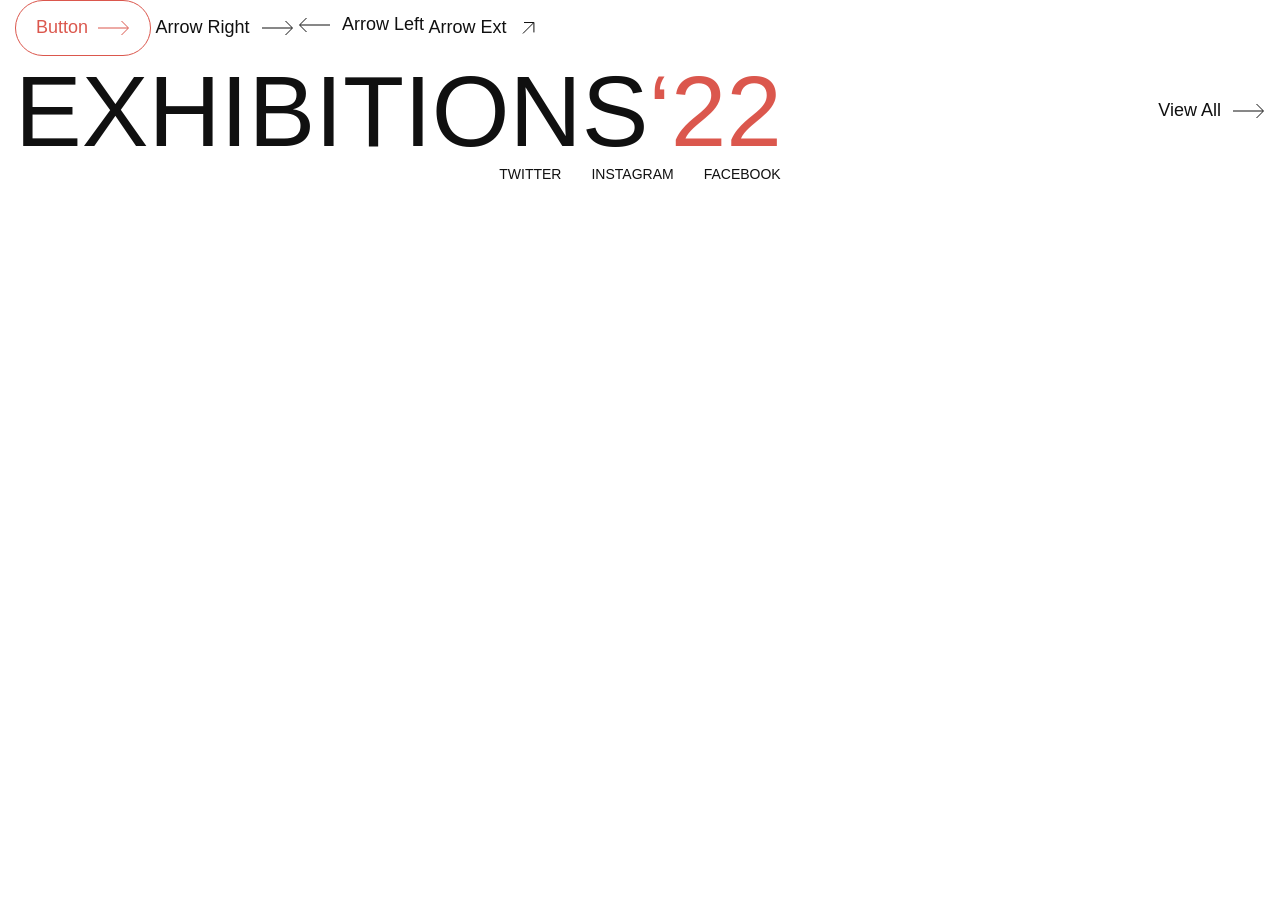
<file: gronberg_2/_components.html>
<!DOCTYPE html>
<html lang="en">
<head>
	<meta charset="UTF-8">
	<meta name="viewport" content="width=device-width, initial-scale=1.0">
	<link rel="stylesheet" href="css/reset.css">
	<link rel="stylesheet" href="css/fonts.css">
    <link rel="stylesheet" href="css/components.css">
	<link rel="stylesheet" href="css/style.css">
	<title>Components</title>
</head>
<body>
	<div class="wrapper">
        <div class="components">
            <div class="components__container">
                <a href="#" class="button">
                    Button
                    <svg width="32" height="16" viewBox="0 0 32 16" fill="none">
                        <path d="M0 8H30"/>
                        <path d="M23.5 1L30.5 8L23.5 15"/>
                    </svg>
                </a>

                <a href="#" class="arrow-link">
                    Arrow Right
                    <svg width="32" height="16" viewBox="0 0 32 16" fill="none">
                        <path d="M0 8H30"/>
                        <path d="M23.5 1L30.5 8L23.5 15"/>
                    </svg>
                </a>

                <a href="#" class="arrow-link arrow-link--left">
                    Arrow Left
                    <svg width="32" height="16" viewBox="0 0 32 16" fill="none">
                        <path d="M0 8H30"/>
                        <path d="M23.5 1L30.5 8L23.5 15"/>
                    </svg>
                </a>

                <a href="#" class="arrow-link">
                    Arrow Ext
                    <svg width="21" height="22" viewBox="0 0 21 22" fill="none">
                        <path d="M4.94971 16.4801L15.5563 5.8735"/>
                        <path d="M6.0105 5.5199H15.91V15.4194"/>
                    </svg>
                </a>

                <!-- Заголовок -->

                <div class="block-header">
                    <h2 class="block-header__title">
                        Exhibitions<span>‘22</span>
                    </h2>

                    <a href="#" class="block-header__link arrow-link">
                        View All
                        <svg width="32" height="16" viewBox="0 0 32 16" fill="none">
                            <path d="M0 8H30"/>
                            <path d="M23.5 1L30.5 8L23.5 15"/>
                        </svg>
                    </a>
                </div>

                <!-- Соцсети -->

                <ul class="social">
                    <li class="social__item">
                        <a href="#" class="social__link">Twitter</a>
                    </li>
                    <li class="social__item">
                        <a href="#" class="social__link">Instagram</a>
                    </li>
                    <li class="social__item">
                        <a href="#" class="social__link">Facebook</a>
                    </li>
                </ul>

            </div>
        </div>

	</div>
</body>
</html>
</file>
<file: gronberg_7/css/fonts.css>
@font-face {
	font-family: "ClashDisplay";
	src: url("../fonts/ClashDisplay-Regular.woff2") format("woff2");
	font-weight: 400;
	font-display: swap;
	font-style: normal;
}
</file>
<file: gronberg_7/css/components.css>
/* Кнопка */

.button {
	padding: 16px 20px;
	line-height: 1.2;
	font-size: 18px;
	border-radius: 100px;
	color: var(--text-primary);
	border: 1px solid var(--text-primary);
	display: inline-flex;
	justify-content: center;
	align-items: center;
	gap: 10px;
	transition:
		background-color 0.3s,
		color 0.3s;
}
.button path {
	transition: stroke 0.3s;
	stroke: var(--text-primary);
}
.button:hover {
	color: var(--text-inverse);
	background-color: var(--text-primary);
}
.button:hover path {
	stroke: var(--text-inverse);
}
/* Ссылка со стрелкой */

.arrow-link {
	font-size: 18px;
	line-height: 1.2;
	display: inline-flex;
	align-items: center;
	gap: 12px;
	transition: color 0.3s;
}
.arrow-link--left {
	flex-direction: row-reverse;
}
.arrow-link--left svg {
	rotate: 180deg;
}
.arrow-link path {
	transition: stroke 0.3s;
	stroke: var(--text-default);
}
.arrow-link:hover {
	color: var(--text-primary);
}
.arrow-link:hover path {
	stroke: var(--text-primary);
}
.arrow-link--dark {
	color: var(--text-primary);
}
.arrow-link--dark path {
	stroke: var(--text-primary);
}
.arrow-link--dark:hover path {
	stroke: var(--text-default);
}
.arrow-link--dark:hover {
	color: var(--text-default);
}

/* Название секции  */

.block-header {
	display: flex;
	flex-wrap: wrap;
	align-items: center;
	justify-content: space-between;
	gap: 10px 20px;
}
.block-header__title {
	line-height: 1.1;
	font-size: 100px;
	text-transform: uppercase;
}
.block-header__title span {
	text-transform: none;
	color: var(--text-primary);
}
.block-header__link {
}
@media (max-width: 991.98px) {
	.block-header__title {
		font-size: 70px;
	}
}
@media (max-width: 767.98px) {
	.block-header__title {
		font-size: 38px;
	}
}
/* Социальные сети */

.social {
	display: flex;
	flex-wrap: wrap;
	justify-content: center;
	align-items: center;
	gap: 10px 30px;
}
.social__item {
}
.social__link {
	line-height: 1.2;
	font-size: 14px;
	text-transform: uppercase;
	transition: color 0.3s;
}
.social__link:hover {
	color: var(--text-primary);
}
</file>
<file: gronberg_7/css/style.css>
:root {
	--text-default: #101010;
	--text-primary: #db574d;
	--text-muted: rgba(16, 16, 16, 0.6);
	--text-inverse: #ffffff;
	--border-default: rgba(16, 16, 16, 0.1);
}
body {
	font-family: "ClashDisplay", sans-serif;
	color: var(--text-default);
}
.wrapper {
	min-height: 100%;
	display: flex;
	flex-direction: column;
	overflow: clip;
}
.wrapper > main {
	flex-grow: 1;
}

[class*="__container"] {
	padding-inline: 15px;
	max-width: 1430px;
	margin: 0 auto;
}

/* Page */
.page {
}
.page > *:not([class*="--nomargin"]) {
	margin-bottom: 224px;
}
.page__hero {
	margin-bottom: 160px;
}
.page__services {
}
.page__latest-work {
}
.page__exhibitions {
}
.page__lets-work {
}
.page > *:last-child {
	margin-bottom: 0;
}

@media (max-width: 1430px) {
	.page > *:not([class*="--nomargin"]) {
		margin-bottom: 120px;
	}
	.page__hero {
		margin-bottom: 120px;
	}
}
@media (max-width: 991.98px) {
	.page > *:not([class*="--nomargin"]) {
		margin-bottom: 80px;
	}
	.page__hero {
		margin-bottom: 80px;
	}
}
@media (max-width: 767.98px) {
	.page > *:not([class*="--nomargin"]) {
		margin-bottom: 30px;
	}
	.page__hero {
		margin-bottom: 30px;
	}
}

/* Header */
.header {
	z-index: 50;
	position: sticky;
	top: 0;
	padding-block: 50px;
	padding-inline: 40px;
	display: flex;
	gap: 15px;
	justify-content: space-between;
	align-items: center;
	pointer-events: none;
}
.header::before {
	content: "";
	height: 123px;
	position: fixed;
	right: 0;
	top: 0;
	width: 100%;
	z-index: 4;
	background-color: rgba(255, 255, 255, 0.9);
}

.header__logo {
	position: relative;
	z-index: 5;
	line-height: 1.1;
	font-size: 24px;
	text-transform: uppercase;
	transition: color 0.3s;
	pointer-events: all;
}
.header__logo:hover {
	color: var(--text-primary);
}
.header__menu {
}
.menu {
	pointer-events: all;
}
.menu__icon {
	z-index: 5;
	width: 50px;
	height: 23px;
	position: relative;
}
.menu__icon::before,
.menu__icon::after,
.menu__icon span {
	content: "";
	position: absolute;
	height: 1px;
	right: 0;
	z-index: 2;
	transition: all 0.3s;
	background-color: var(--text-default);
}
.menu__icon::before {
	width: 50px;
	top: 0;
}
.menu__icon::after {
	width: 45px;
	bottom: 0;
}
.menu__icon span {
	width: 35px;
	top: 50%;
	margin-top: -0.5px;
}
.menu__icon:hover::before,
.menu__icon:hover::after,
.menu__icon:hover span {
	background-color: var(--text-primary);
}

.menu__icon small {
	border-radius: 50%;
	position: absolute;
	width: 0px;
	aspect-ratio: 1;
	left: 50%;
	top: 50%;
	opacity: 0;
	translate: -50% -50%;
	transition:
		width 0.3s,
		opacity 0.3s;
	border: 1px solid var(--text-primary);
}
.menu-open .menu__icon small {
	opacity: 1;
	width: 200px;
}
@media (max-width: 550px) {
	.menu-open .menu__icon small {
		width: 55px;
	}
}
.menu-open .menu__icon::before {
	rotate: -45deg;
	top: 50%;
	translate: 0 -50%;
}
.menu-open .menu__icon::after {
	rotate: 45deg;
	translate: 0 50%;
	bottom: 50%;
	width: 50px;
}
.menu-open .menu__icon span {
	width: 0;
}
.menu__body {
	padding: 0 0 40px 0;
	display: flex;
	flex-direction: column;
	overflow: auto;
	position: fixed;
	width: 100%;
	height: 100%;
	right: 0;
	top: 0;
	visibility: hidden;
	opacity: 0;
	transition:
		opacity 0.5s,
		visibility 0.5s;
	background-color: #fff;
}
.menu-open .menu__body {
	visibility: visible;
	opacity: 1;
}
.menu__list {
	padding-top: 110px;
	padding-bottom: 70px;
	flex-grow: 1;
	display: flex;
	gap: 40px;
	flex-direction: column;
	justify-content: center;
	align-items: center;
	counter-reset: item;
}
.menu__item {
	display: flex;
	align-items: center;
	gap: 50px;
}
.menu__item::before {
	font-size: 30px;
	color: var(--text-primary);
	content: counter(item, decimal-leading-zero);
	counter-increment: item;
}
.menu__link {
	font-size: 100px;
	transition: color 0.3s;
	line-height: 1.1;
	text-transform: uppercase;
}
.menu__link:hover {
	color: var(--text-primary);
}
@media (max-width: 1430px) {
	.header {
		padding-inline: 15px;
	}
}
@media (max-width: 991.98px) {
	.header {
		padding-top: 30px;
	}
	.header::before {
		height: 83px;
	}
	.menu__link {
		font-size: 70px;
	}
	.menu__list {
		gap: 30px;
	}
	.menu__item {
		gap: 30px;
	}
}
@media (max-width: 767.98px) {
	.header {
		padding-top: 15px;
	}
	.header::before {
		height: 53px;
	}
	.menu__link {
		font-size: 38px;
	}
	.menu__list {
		gap: 20px;
	}
	.menu__item {
		gap: 15px;
	}
}

/* Hero */
.hero {
	padding-top: 24px;
}
.hero__container {
	display: flex;
}
.hero__content {
	position: relative;
	padding-top: 77px;
	flex-basis: 67.428571%; /* 944/1400 */
	/* flex-basis: 46.32%;
	margin-right: -21.214286%; */
}
.hero__header {
	display: inline-block;
}
.hero__header:not(:last-child) {
	margin-bottom: 150px;
}
.hero__title {
	font-size: 200px;
	color: var(--text-primary);
	line-height: 0.9;
}
.hero__title:not(:last-child) {
	margin-bottom: 11px;
}
.hero__sub-title {
	font-size: 60px;
	line-height: 1.1; /* 66px */
	text-transform: uppercase;
}
.hero__sub-title span {
	display: block;
}
.hero__sub-title span:first-child {
	margin-left: 19.047619%; /* 180/945 */
}
.hero__sub-title span:last-child {
	margin-left: 28.888889%; /* 273/945 */
}
.hero__author {
}
.author {
	display: flex;
	align-items: flex-end;
}
.author__picture {
}
.author__image {
	aspect-ratio: 1;
	width: 180px;
	object-fit: cover;
}
.author__image:not(:last-child) {
	margin-bottom: 10px;
}
.author__caption {
	line-height: 1.6; /* 25.6px */
}
.author__action {
	background-color: var(--text-primary);
	aspect-ratio: 1;
	width: 140px;
	border-radius: 50%;
	/* display: flex;
	justify-content: center;
	align-items: center; */
	display: grid;
	place-content: center;
	text-align: center;
	color: var(--text-inverse);
	font-size: 18px;
	text-transform: uppercase;
	line-height: 1.2;
	translate: -21.428571% 19.285714%; /* 27/140 */
}
.author__action::before {
	content: "";
	position: absolute;
	top: 0;
	left: 0;
	width: 140px;
	aspect-ratio: 1;
	border-radius: 50%;
	transition: all 0.3s;
	border: 1px solid var(--text-primary);
}
.author__action:hover::before {
	width: 160px;
	left: 10px;
	top: -10px;
}
.hero__media {
	flex-basis: 32.5%;
	/* flex-basis: 53.68%; */
}
.hero__body {
	display: flex;
	flex-direction: column;
	align-items: flex-end;
}
.hero__image {
	width: 100%;
}
.hero__scroll {
}
.scroll-hero {
	display: flex;
	gap: 21px;
	align-items: flex-start;
	margin-right: 13.315579%; /* 100/751 */
}
.scroll-hero::before {
	content: "";
	background: url("../img/icons/arrow-down.svg") 0 bottom / 100% no-repeat;
	width: 20px;
	height: 88px;
}
.scroll-hero__label {
	line-height: 1.6;
	transition: color 0.3s;
	padding: 21px 0 15px 0;
}
.scroll-hero:hover {
	color: var(--text-primary);
}
@media (max-width: 1430px) {
	.hero__title {
		font-size: 170px;
	}
	.hero__header:not(:last-child) {
		margin-bottom: 100px;
	}
	.hero__sub-title {
		font-size: 40px;
	}
	.hero__content {
		padding-top: 50px;
	}
}
@media (max-width: 1220px) {
	.hero__title {
		font-size: 140px;
	}
	.hero__header:not(:last-child) {
		margin-bottom: 80px;
	}
	.hero__sub-title {
		font-size: 30px;
	}
	.hero__content {
		padding-top: 30px;
	}
}
@media (max-width: 991.98px) {
	.hero {
		padding-top: 0;
	}
	.hero__header:not(:last-child) {
		margin-bottom: 50px;
	}
	.hero__title {
		font-size: 100px;
	}
	.hero__sub-title {
		font-size: 25px;
	}
	.hero__content {
		padding-top: 10px;
	}
}
@media (min-width: 767.98px) {
	.hero__body {
		margin-left: -65.18%;
	}
}
@media (max-width: 767.98px) {
	.hero__container {
		flex-direction: column;
	}
	.hero__content {
		display: flex;
		flex-direction: column;
		align-items: center;
	}
	.hero__content:not(:last-child) {
		margin-bottom: 60px;
	}
	.hero__body {
		margin: 0px -15px 0 -15px;
	}
	.hero__title {
		font-size: 125px;
	}
	.hero__sub-title {
		font-size: 35px;
	}
	.hero__scroll {
		display: none;
	}
	/* .author {
		align-items: center;
	}
	.author__action {
		translate: -21.428571% -10%; 
	}
	 */
}
@media (max-width: 650px) {
	.hero__title {
		font-size: 80px;
	}
	.hero__sub-title {
		font-size: 20px;
	}
}
@media (max-width: 430px) {
	.hero__title {
		font-size: 60px;
	}
	.hero__sub-title {
		font-size: 15px;
	}
	.author__image {
		width: 150px;
	}
}
/* Services */
.services {
    padding-top: 159px;
    padding-bottom: 224px;
}
.services__container {
	max-width: 1230px;
	position: relative;
	align-items: flex-start;
	display: flex;
	gap: 20px;
}
.services__title {
    position: sticky;
    top: 140px;
	display: flex;
	align-items: center;
	line-height: 1.6;
	gap: 10px;
}
.services__title::before {
	content: "";
	height: 1px;
	width: 15px;
	background-color: var(--text-default);
}
.services__list {
	counter-reset: item;
	flex: 1 1 auto;
}

.services__item {
    padding-left: 13.875%; /* 111/800 */
	position: relative;
}
.services__item::before {
	position: absolute;
	top: 0;
	left: 0;
	counter-increment: item;
	font-size: 30px;
	line-height: 1.2;
	color: var(--text-primary);
	content: counter(item, decimal-leading-zero);
}
.services__item:not(:last-child) {
	margin-bottom: 50px;
    padding-bottom: 50px;
    border-bottom: 1px solid var(--border-default);
}
.services__name {
	font-size: 30px;
	line-height: 1.2;
	text-transform: uppercase;
	transition: color 0.3s;
}
.services__name:not(:last-child) {
	margin-bottom: 20px;
}
.services__name:hover {
	color: var(--text-primary);
}
.services__description {
	font-size: 18px;
	line-height: 1.6;
}
.services__description p:not(:last-child) {
	margin-bottom: 10px;
}


@media (max-width: 1430px) {
    .services {
        padding-top: 80px;
        padding-bottom: 80px;
    }
}


@media (max-width: 991.98px) {
    .services {
        padding-top: 159px;
        padding-bottom: 224px;
    }

    .services__title {
        top: 110px;
    }

    .services__item:not(:last-child) {
        margin-bottom: 30px;
        padding-bottom: 30px;
    }

    .services__name:not(:last-child) {
        margin-bottom: 15px;
    }
}

@media (max-width: 767.98px) {
    .services {
        padding-top: 30px;
        padding-bottom: 30px;
    }

    .services__container {
        flex-direction: column;
    }
    .services__title {
        top: 60px;
    }

    .services__item::before {
        font-size: 24px;
    }

    
    .services__name:not(:last-child) {
        margin-bottom: 10px;
    }

    .services__name {
        font-size: 24px;
    }

    .services__item:not(:last-child) {
        margin-bottom: 20px;
        padding-bottom: 20px;
    }
}

@media (max-width: 768x) {
    .services__title {
        flex: 1 1 380px;
    }

    .services__container:has(.services__title) .services__list {
        flex: 1 1 800px;
    }

}

@media (max-width: 992px) {
    .services__title {
        padding-left: 11.707317%; /* 144/1230 */
    }
}
</file>
<file: gronberg_8/css/fonts.css>
@font-face {
	font-family: "ClashDisplay";
	src: url("../fonts/ClashDisplay-Regular.woff2") format("woff2");
	font-weight: 400;
	font-display: swap;
	font-style: normal;
}
</file>
<file: gronberg_8/css/components.css>
/* Кнопка */
.button {
	padding: 16px 20px;
	line-height: 1.2;
	font-size: 18px;
	border-radius: 100px;
	color: var(--text-primary);
	border: 1px solid var(--text-primary);
	display: inline-flex;
	justify-content: center;
	align-items: center;
	gap: 10px;
	transition:
		background-color 0.3s,
		color 0.3s;
}
.button path {
	transition: stroke 0.3s;
	stroke: var(--text-primary);
}
.button:hover {
	color: var(--text-inverse);
	background-color: var(--text-primary);
}
.button:hover path {
	stroke: var(--text-inverse);
}
/* Стрелка */

.arrow-link {
	font-size: 18px;
	line-height: 1.2;
	display: inline-flex;
	align-items: center;
	gap: 12px;
	transition: color 0.3s;
}
.arrow-link--left {
	flex-direction: row-reverse;
}
.arrow-link--left svg {
	rotate: 180deg;
}
.arrow-link path {
	transition: stroke 0.3s;
	stroke: var(--text-default);
}
.arrow-link:hover {
	color: var(--text-primary);
}
.arrow-link:hover path {
	stroke: var(--text-primary);
}
.arrow-link--dark {
	color: var(--text-primary);
}
.arrow-link--dark path {
	stroke: var(--text-primary);
}
.arrow-link--dark:hover path {
	stroke: var(--text-default);
}
.arrow-link--dark:hover {
	color: var(--text-default);
}

/* Название секции  */
.block-header {
	display: flex;
	flex-wrap: wrap;
	align-items: center;
	justify-content: space-between;
	gap: 10px 20px;
}
.block-header__title {
	line-height: 1.1;
	font-size: 100px;
	text-transform: uppercase;
}
.block-header__title span {
	text-transform: none;
	color: var(--text-primary);
}
.block-header__link {
}
@media (max-width: 991.98px) {
	.block-header__title {
		font-size: 70px;
	}
}
@media (max-width: 767.98px) {
	.block-header__title {
		font-size: 38px;
	}
}
/* Социальные сети */
.social {
	display: flex;
	flex-wrap: wrap;
	justify-content: center;
	align-items: center;
	gap: 10px 30px;
}
.social__item {
}
.social__link {
	line-height: 1.2;
	font-size: 14px;
	text-transform: uppercase;
	transition: color 0.3s;
}
.social__link:hover {
	color: var(--text-primary);
}
</file>
<file: gronberg_8/css/style.css>
:root {
	--text-default: #101010;
	--text-primary: #db574d;
	--text-muted: rgba(16, 16, 16, 0.6);
	--text-inverse: #ffffff;
	--border-default: rgba(16, 16, 16, 0.1);
}
body {
	font-family: "ClashDisplay", sans-serif;
	color: var(--text-default);
}
.wrapper {
	min-height: 100%;
	display: flex;
	flex-direction: column;
	overflow: clip;
}
.wrapper > main {
	flex-grow: 1;
}

[class*="__container"] {
	padding-inline: 15px;
	max-width: 1430px;
	margin: 0 auto;
}

/* Page */
.page {
}
.page > *:not([class*="--nomargin"]) {
	margin-bottom: 224px;
}
.page__hero {
	margin-bottom: 160px;
}
.page__services {
}
.page__latest-work {
}
.page__exhibitions {
}
.page__lets-work {
}
.page > *:last-child {
	margin-bottom: 0;
}

@media (max-width: 1430px) {
	.page > *:not([class*="--nomargin"]) {
		margin-bottom: 120px;
	}
	.page__hero {
		margin-bottom: 120px;
	}
}
@media (max-width: 991.98px) {
	.page > *:not([class*="--nomargin"]) {
		margin-bottom: 80px;
	}
	.page__hero {
		margin-bottom: 80px;
	}
}
@media (max-width: 767.98px) {
	.page > *:not([class*="--nomargin"]) {
		margin-bottom: 30px;
	}
	.page__hero {
		margin-bottom: 30px;
	}
}

/* Header */
.header {
	z-index: 50;
	position: sticky;
	top: 0;
	padding-block: 50px;
	padding-inline: 40px;
	display: flex;
	gap: 15px;
	justify-content: space-between;
	align-items: center;
	pointer-events: none;
}
.header::before {
	content: "";
	height: 123px;
	position: fixed;
	right: 0;
	top: 0;
	width: 100%;
	z-index: 4;
	background-color: rgba(255, 255, 255, 0.9);
}

.header__logo {
	position: relative;
	z-index: 5;
	line-height: 1.1;
	font-size: 24px;
	text-transform: uppercase;
	transition: color 0.3s;
	pointer-events: all;
}
.header__logo:hover {
	color: var(--text-primary);
}
.header__menu {
}
.menu {
	pointer-events: all;
}
.menu__icon {
	z-index: 5;
	width: 50px;
	height: 23px;
	position: relative;
}
.menu__icon::before,
.menu__icon::after,
.menu__icon span {
	content: "";
	position: absolute;
	height: 1px;
	right: 0;
	z-index: 2;
	transition: all 0.3s;
	background-color: var(--text-default);
}
.menu__icon::before {
	width: 50px;
	top: 0;
}
.menu__icon::after {
	width: 45px;
	bottom: 0;
}
.menu__icon span {
	width: 35px;
	top: 50%;
	margin-top: -0.5px;
}
.menu__icon:hover::before,
.menu__icon:hover::after,
.menu__icon:hover span {
	background-color: var(--text-primary);
}

.menu__icon small {
	border-radius: 50%;
	position: absolute;
	width: 0px;
	aspect-ratio: 1;
	left: 50%;
	top: 50%;
	opacity: 0;
	translate: -50% -50%;
	transition:
		width 0.3s,
		opacity 0.3s;
	border: 1px solid var(--text-primary);
}
.menu-open .menu__icon small {
	opacity: 1;
	width: 200px;
}
@media (max-width: 550px) {
	.menu-open .menu__icon small {
		width: 55px;
	}
}
.menu-open .menu__icon::before {
	rotate: -45deg;
	top: 50%;
	translate: 0 -50%;
}
.menu-open .menu__icon::after {
	rotate: 45deg;
	translate: 0 50%;
	bottom: 50%;
	width: 50px;
}
.menu-open .menu__icon span {
	width: 0;
}
.menu__body {
	padding: 0 0 40px 0;
	display: flex;
	flex-direction: column;
	overflow: auto;
	position: fixed;
	width: 100%;
	height: 100%;
	right: 0;
	top: 0;
	visibility: hidden;
	opacity: 0;
	transition:
		opacity 0.5s,
		visibility 0.5s;
	background-color: #fff;
}
.menu-open .menu__body {
	visibility: visible;
	opacity: 1;
}
.menu__list {
	padding-top: 110px;
	padding-bottom: 70px;
	flex-grow: 1;
	display: flex;
	gap: 40px;
	flex-direction: column;
	justify-content: center;
	align-items: center;
	counter-reset: item;
}
.menu__item {
	display: flex;
	align-items: center;
	gap: 50px;
}
.menu__item::before {
	font-size: 30px;
	color: var(--text-primary);
	content: counter(item, decimal-leading-zero);
	counter-increment: item;
}
.menu__link {
	font-size: 100px;
	transition: color 0.3s;
	line-height: 1.1;
	text-transform: uppercase;
}
.menu__link:hover {
	color: var(--text-primary);
}
@media (max-width: 1430px) {
	.header {
		padding-inline: 15px;
	}
}
@media (max-width: 991.98px) {
	.header {
		padding-top: 30px;
	}
	.header::before {
		height: 83px;
	}
	.menu__link {
		font-size: 70px;
	}
	.menu__list {
		gap: 30px;
	}
	.menu__item {
		gap: 30px;
	}
}
@media (max-width: 767.98px) {
	.header {
		padding-top: 15px;
	}
	.header::before {
		height: 53px;
	}
	.menu__link {
		font-size: 38px;
	}
	.menu__list {
		gap: 20px;
	}
	.menu__item {
		gap: 15px;
	}
}

/* Hero */
.hero {
	padding-top: 24px;
}
.hero__container {
	display: flex;
}
.hero__content {
	position: relative;
	padding-top: 77px;
	flex-basis: 67.428571%; /* 944/1400 */
	/* flex-basis: 46.32%;
	margin-right: -21.214286%; */
}
.hero__header {
	display: inline-block;
}
.hero__header:not(:last-child) {
	margin-bottom: 150px;
}
.hero__title {
	font-size: 200px;
	color: var(--text-primary);
	line-height: 0.9;
}
.hero__title:not(:last-child) {
	margin-bottom: 11px;
}
.hero__sub-title {
	font-size: 60px;
	line-height: 1.1; /* 66px */
	text-transform: uppercase;
}
.hero__sub-title span {
	display: block;
}
.hero__sub-title span:first-child {
	margin-left: 19.047619%; /* 180/945 */
}
.hero__sub-title span:last-child {
	margin-left: 28.888889%; /* 273/945 */
}
.hero__author {
}
.author {
	display: flex;
	align-items: flex-end;
}
.author__picture {
}
.author__image {
	aspect-ratio: 1;
	width: 180px;
	object-fit: cover;
}
.author__image:not(:last-child) {
	margin-bottom: 10px;
}
.author__caption {
	line-height: 1.6; /* 25.6px */
}
.author__action {
	background-color: var(--text-primary);
	aspect-ratio: 1;
	width: 140px;
	border-radius: 50%;
	/* display: flex;
	justify-content: center;
	align-items: center; */
	display: grid;
	place-content: center;
	text-align: center;
	color: var(--text-inverse);
	font-size: 18px;
	text-transform: uppercase;
	line-height: 1.2;
	translate: -21.428571% 19.285714%; /* 27/140 */
}
.author__action::before {
	content: "";
	position: absolute;
	top: 0;
	left: 0;
	width: 140px;
	aspect-ratio: 1;
	border-radius: 50%;
	transition: all 0.3s;
	border: 1px solid var(--text-primary);
}
.author__action:hover::before {
	width: 160px;
	left: 10px;
	top: -10px;
}
.hero__media {
	flex-basis: 32.5%;
	/* flex-basis: 53.68%; */
}
.hero__body {
	display: flex;
	flex-direction: column;
	align-items: flex-end;
}
.hero__image {
	width: 100%;
}
.hero__scroll {
}
.scroll-hero {
	display: flex;
	gap: 21px;
	align-items: flex-start;
	margin-right: 13.315579%; /* 100/751 */
}
.scroll-hero::before {
	content: "";
	background: url("../img/icons/arrow-down.svg") 0 bottom / 100% no-repeat;
	width: 20px;
	height: 88px;
}
.scroll-hero__label {
	line-height: 1.6;
	transition: color 0.3s;
	padding: 21px 0 15px 0;
}
.scroll-hero:hover {
	color: var(--text-primary);
}
@media (max-width: 1430px) {
	.hero__title {
		font-size: 170px;
	}
	.hero__header:not(:last-child) {
		margin-bottom: 100px;
	}
	.hero__sub-title {
		font-size: 40px;
	}
	.hero__content {
		padding-top: 50px;
	}
}
@media (max-width: 1220px) {
	.hero__title {
		font-size: 140px;
	}
	.hero__header:not(:last-child) {
		margin-bottom: 80px;
	}
	.hero__sub-title {
		font-size: 30px;
	}
	.hero__content {
		padding-top: 30px;
	}
}
@media (max-width: 991.98px) {
	.hero {
		padding-top: 0;
	}
	.hero__header:not(:last-child) {
		margin-bottom: 50px;
	}
	.hero__title {
		font-size: 100px;
	}
	.hero__sub-title {
		font-size: 25px;
	}
	.hero__content {
		padding-top: 10px;
	}
}
@media (min-width: 767.98px) {
	.hero__body {
		margin-left: -65.18%;
	}
}
@media (max-width: 767.98px) {
	.hero__container {
		flex-direction: column;
	}
	.hero__content {
		display: flex;
		flex-direction: column;
		align-items: center;
	}
	.hero__content:not(:last-child) {
		margin-bottom: 60px;
	}
	.hero__body {
		margin: 0px -15px 0 -15px;
	}
	.hero__title {
		font-size: 125px;
	}
	.hero__sub-title {
		font-size: 35px;
	}
	.hero__scroll {
		display: none;
	}
	/* .author {
		align-items: center;
	}
	.author__action {
		translate: -21.428571% -10%; 
	}
	 */
}
@media (max-width: 650px) {
	.hero__title {
		font-size: 80px;
	}
	.hero__sub-title {
		font-size: 20px;
	}
}
@media (max-width: 430px) {
	.hero__title {
		font-size: 60px;
	}
	.hero__sub-title {
		font-size: 15px;
	}
	.author__image {
		width: 150px;
	}
}
/* Services */
.services {
}
.services__container {
	max-width: 1230px;
	position: relative;
	align-items: flex-start;
	display: flex;
	gap: 20px;
}
.services__title {
	display: flex;
	align-items: center;
	line-height: 1.6;
	gap: 10px;
}
.services__title::before {
	content: "";
	height: 1px;
	width: 15px;
	background-color: var(--text-default);
}
.services__list {
	counter-reset: item;
	flex: 1 1 auto;
}
.services__item {
	padding-left: 13.875%; /* 111/800 */
	position: relative;
}
.services__item::before {
	position: absolute;
	top: 0;
	left: 0;
	counter-increment: item;
	font-size: 30px;
	line-height: 1.2;
	color: var(--text-primary);
	content: counter(item, decimal-leading-zero);
}
.services__item:not(:last-child) {
	margin-bottom: 50px;
	padding-bottom: 50px;
	border-bottom: 1px solid var(--border-default);
}
.services__name {
	font-size: 30px;
	line-height: 1.2;
	text-transform: uppercase;
	transition: color 0.3s;
}
.services__name:not(:last-child) {
	margin-bottom: 20px;
}
.services__name:hover {
	color: var(--text-primary);
}
.services__description {
	font-size: 18px;
	line-height: 1.6;
}
.services__description p:not(:last-child) {
	margin-bottom: 10px;
}
@media (max-width: 991.98px) {
	.services__title {
		top: 110px;
	}
	.services__item:not(:last-child) {
		margin-bottom: 30px;
		padding-bottom: 30px;
	}
	.services__name:not(:last-child) {
		margin-bottom: 15px;
	}
}
@media (max-width: 767.98px) {
	.services__container {
		flex-direction: column;
	}
	.services__title {
		top: 60px;
	}
	.services__item::before {
		font-size: 24px;
	}
	.services__name {
		font-size: 24px;
	}
	.services__name:not(:last-child) {
		margin-bottom: 10px;
	}
	.services__item:not(:last-child) {
		margin-bottom: 20px;
		padding-bottom: 20px;
	}
}
@media (min-width: 768px) {
	.services__title {
		position: sticky;
		top: 140px;
		flex: 1 1 380px;
	}
	.services__container:has(.services__title) .services__list {
		flex: 1 1 800px;
	}
}
@media (min-width: 992px) {
	.services__title {
		padding-left: 11.707317%; /* 144/1230 */
	}
}

/* Latest Work */
.latest-work {
}
.latest-work__container {
}
.latest-work__block-header {
}
.latest-work__block-header:not(:last-child) {
	margin-bottom: 128px;
}
.latest-work__items {
	display: flex;
	gap: 10.590048%; /* 151/1430 */
}
.latest-work__column {
	display: flex;
	flex-direction: column;
	row-gap: 128px;
}
.latest-work__column:first-child .item-work:nth-child(even) {
	align-self: center;
}
.latest-work__column:last-child .item-work:nth-child(odd) {
	align-self: flex-end;
}
.latest-work__item {
}
.item-work {
}
.item-work__link {
	transition: color 0.3s;
}
.item-work__link:hover {
	color: var(--text-primary);
}
.item-work__link:hover .item-work__image {
	scale: 1.01;
}
.item-work__title {
	font-size: 30px;
	line-height: 1.2;
	text-transform: uppercase;
}
.item-work__title span {
	text-transform: none;
	color: var(--text-primary);
}
.item-work__title:not(:last-child) {
	margin-bottom: 12px;
}
.item-work__media {
}
.item-work__image {
	transition: scale 0.3s;
}
.item-work__caption {
	padding-top: 12px;
	line-height: 1.6;
}
@media (max-width: 1430px) {
	.latest-work__block-header:not(:last-child) {
		margin-bottom: 80px;
	}
	.latest-work__column {
		row-gap: 80px;
	}
}
@media (max-width: 991.98px) {
	.latest-work__block-header:not(:last-child) {
		margin-bottom: 50px;
	}
	.latest-work__column {
		row-gap: 50px;
	}
	.item-work__title {
		font-size: 26px;
	}
}
@media (max-width: 767.98px) {
	.latest-work__block-header:not(:last-child) {
		margin-bottom: 20px;
	}
	.latest-work__column {
		row-gap: 20px;
	}
	.item-work__title {
		font-size: 20px;
	}
}
@media (max-width: 599.98px) {
	.latest-work__items {
		overflow: auto;
		margin-inline: -15px;
		padding-inline: 15px;
	}
	.latest-work__column {
		flex-direction: row;
		column-gap: 30px;
		align-items: flex-start;
	}
	.item-work {
		flex: 0 0 250px;
	}
}
@media (min-width: 600px) {
	.latest-work__column:first-child {
		flex: 1 1 700px;
	}
	.latest-work__column:last-child {
		flex: 1 1 550px;
	}
}
</file>
<file: gronberg_9/css/fonts.css>
@font-face {
	font-family: "ClashDisplay";
	src: url("../fonts/ClashDisplay-Regular.woff2") format("woff2");
	font-weight: 400;
	font-display: swap;
	font-style: normal;
}
</file>
<file: gronberg_9/css/components.css>
/* Кнопка */
.button {
	padding: 16px 20px;
	line-height: 1.2;
	font-size: 18px;
	border-radius: 100px;
	color: var(--text-primary);
	border: 1px solid var(--text-primary);
	display: inline-flex;
	justify-content: center;
	align-items: center;
	gap: 10px;
	transition:
		background-color 0.3s,
		color 0.3s;
}
.button path {
	transition: stroke 0.3s;
	stroke: var(--text-primary);
}
.button:hover {
	color: var(--text-inverse);
	background-color: var(--text-primary);
}
.button:hover path {
	stroke: var(--text-inverse);
}
/* Посилання зі стрілкою */
.arrow-link {
	font-size: 18px;
	line-height: 1.2;
	display: inline-flex;
	align-items: center;
	gap: 12px;
	transition: color 0.3s;
}
.arrow-link--left {
	flex-direction: row-reverse;
}
.arrow-link--left svg {
	rotate: 180deg;
}
.arrow-link path {
	transition: stroke 0.3s;
	stroke: var(--text-default);
}
.arrow-link:hover {
	color: var(--text-primary);
}
.arrow-link:hover path {
	stroke: var(--text-primary);
}
.arrow-link--dark {
	color: var(--text-primary);
}
.arrow-link--dark path {
	stroke: var(--text-primary);
}
.arrow-link--dark:hover path {
	stroke: var(--text-default);
}
.arrow-link--dark:hover {
	color: var(--text-default);
}

/* Заголовок секції  */
.block-header {
	display: flex;
	flex-wrap: wrap;
	align-items: center;
	justify-content: space-between;
	gap: 10px 20px;
}
.block-header__title {
	line-height: 1.1;
	font-size: 100px;
	text-transform: uppercase;
}
.block-header__title span {
	text-transform: none;
	color: var(--text-primary);
}
.block-header__link {
}
@media (max-width: 991.98px) {
	.block-header__title {
		font-size: 70px;
	}
}
@media (max-width: 767.98px) {
	.block-header__title {
		font-size: 38px;
	}
}
/* Соціальні мережі */
.social {
	display: flex;
	flex-wrap: wrap;
	justify-content: center;
	align-items: center;
	gap: 10px 30px;
}
.social__item {
}
.social__link {
	line-height: 1.2;
	font-size: 14px;
	text-transform: uppercase;
	transition: color 0.3s;
}
.social__link:hover {
	color: var(--text-primary);
}
</file>
<file: gronberg_9/css/style.css>
:root {
	--text-default: #101010;
	--text-primary: #db574d;
	--text-muted: rgba(16, 16, 16, 0.6);
	--text-inverse: #ffffff;
	--border-default: rgba(16, 16, 16, 0.1);
}
body {
	font-family: "ClashDisplay", sans-serif;
	color: var(--text-default);
}
.wrapper {
	min-height: 100%;
	display: flex;
	flex-direction: column;
	overflow: clip;
}
.wrapper > main {
	flex-grow: 1;
}

[class*="__container"] {
	padding-inline: 15px;
	max-width: 1430px;
	margin: 0 auto;
}

/* Page */
.page {
}
.page > *:not([class*="--nomargin"]) {
	margin-bottom: 224px;
}
.page__hero {
	margin-bottom: 160px;
}
.page__services {
}
.page__latest-work {
}
.page__exhibitions {
}
.page__lets-work {
}
.page > *:last-child {
	margin-bottom: 0;
}

@media (max-width: 1430px) {
	.page > *:not([class*="--nomargin"]) {
		margin-bottom: 120px;
	}
	.page__hero {
		margin-bottom: 120px;
	}
}
@media (max-width: 991.98px) {
	.page > *:not([class*="--nomargin"]) {
		margin-bottom: 80px;
	}
	.page__hero {
		margin-bottom: 80px;
	}
}
@media (max-width: 767.98px) {
	.page > *:not([class*="--nomargin"]) {
		margin-bottom: 30px;
	}
	.page__hero {
		margin-bottom: 30px;
	}
}

/* Header */
.header {
	z-index: 50;
	position: sticky;
	top: 0;
	padding-block: 50px;
	padding-inline: 40px;
	display: flex;
	gap: 15px;
	justify-content: space-between;
	align-items: center;
	pointer-events: none;
}
.header::before {
	content: "";
	height: 123px;
	position: fixed;
	right: 0;
	top: 0;
	width: 100%;
	z-index: 4;
	background-color: rgba(255, 255, 255, 0.9);
}

.header__logo {
	position: relative;
	z-index: 5;
	line-height: 1.1;
	font-size: 24px;
	text-transform: uppercase;
	transition: color 0.3s;
	pointer-events: all;
}
.header__logo:hover {
	color: var(--text-primary);
}
.header__menu {
}
.menu {
	pointer-events: all;
}
.menu__icon {
	z-index: 5;
	width: 50px;
	height: 23px;
	position: relative;
}
.menu__icon::before,
.menu__icon::after,
.menu__icon span {
	content: "";
	position: absolute;
	height: 1px;
	right: 0;
	z-index: 2;
	transition: all 0.3s;
	background-color: var(--text-default);
}
.menu__icon::before {
	width: 50px;
	top: 0;
}
.menu__icon::after {
	width: 45px;
	bottom: 0;
}
.menu__icon span {
	width: 35px;
	top: 50%;
	margin-top: -0.5px;
}
.menu__icon:hover::before,
.menu__icon:hover::after,
.menu__icon:hover span {
	background-color: var(--text-primary);
}

.menu__icon small {
	border-radius: 50%;
	position: absolute;
	width: 0px;
	aspect-ratio: 1;
	left: 50%;
	top: 50%;
	opacity: 0;
	translate: -50% -50%;
	transition:
		width 0.3s,
		opacity 0.3s;
	border: 1px solid var(--text-primary);
}
.menu-open .menu__icon small {
	opacity: 1;
	width: 200px;
}
@media (max-width: 550px) {
	.menu-open .menu__icon small {
		width: 55px;
	}
}
.menu-open .menu__icon::before {
	rotate: -45deg;
	top: 50%;
	translate: 0 -50%;
}
.menu-open .menu__icon::after {
	rotate: 45deg;
	translate: 0 50%;
	bottom: 50%;
	width: 50px;
}
.menu-open .menu__icon span {
	width: 0;
}
.menu__body {
	padding: 0 0 40px 0;
	display: flex;
	flex-direction: column;
	overflow: auto;
	position: fixed;
	width: 100%;
	height: 100%;
	right: 0;
	top: 0;
	visibility: hidden;
	opacity: 0;
	transition:
		opacity 0.5s,
		visibility 0.5s;
	background-color: #fff;
}
.menu-open .menu__body {
	visibility: visible;
	opacity: 1;
}
.menu__list {
	padding-top: 110px;
	padding-bottom: 70px;
	flex-grow: 1;
	display: flex;
	gap: 40px;
	flex-direction: column;
	justify-content: center;
	align-items: center;
	counter-reset: item;
}
.menu__item {
	display: flex;
	align-items: center;
	gap: 50px;
}
.menu__item::before {
	font-size: 30px;
	color: var(--text-primary);
	content: counter(item, decimal-leading-zero);
	counter-increment: item;
}
.menu__link {
	font-size: 100px;
	transition: color 0.3s;
	line-height: 1.1;
	text-transform: uppercase;
}
.menu__link:hover {
	color: var(--text-primary);
}
@media (max-width: 1430px) {
	.header {
		padding-inline: 15px;
	}
}
@media (max-width: 991.98px) {
	.header {
		padding-top: 30px;
	}
	.header::before {
		height: 83px;
	}
	.menu__link {
		font-size: 70px;
	}
	.menu__list {
		gap: 30px;
	}
	.menu__item {
		gap: 30px;
	}
}
@media (max-width: 767.98px) {
	.header {
		padding-top: 15px;
	}
	.header::before {
		height: 53px;
	}
	.menu__link {
		font-size: 38px;
	}
	.menu__list {
		gap: 20px;
	}
	.menu__item {
		gap: 15px;
	}
}

/* Hero */
.hero {
	padding-top: 24px;
}
.hero__container {
	display: flex;
}
.hero__content {
	position: relative;
	padding-top: 77px;
	flex-basis: 67.428571%; /* 944/1400 */
	/* flex-basis: 46.32%;
	margin-right: -21.214286%; */
}
.hero__header {
	display: inline-block;
}
.hero__header:not(:last-child) {
	margin-bottom: 150px;
}
.hero__title {
	font-size: 200px;
	color: var(--text-primary);
	line-height: 0.9;
}
.hero__title:not(:last-child) {
	margin-bottom: 11px;
}
.hero__sub-title {
	font-size: 60px;
	line-height: 1.1; /* 66px */
	text-transform: uppercase;
}
.hero__sub-title span {
	display: block;
}
.hero__sub-title span:first-child {
	margin-left: 19.047619%; /* 180/945 */
}
.hero__sub-title span:last-child {
	margin-left: 28.888889%; /* 273/945 */
}
.hero__author {
}
.author {
	display: flex;
	align-items: flex-end;
}
.author__picture {
}
.author__image {
	aspect-ratio: 1;
	width: 180px;
	object-fit: cover;
}
.author__image:not(:last-child) {
	margin-bottom: 10px;
}
.author__caption {
	line-height: 1.6; /* 25.6px */
}
.author__action {
	background-color: var(--text-primary);
	aspect-ratio: 1;
	width: 140px;
	border-radius: 50%;
	/* display: flex;
	justify-content: center;
	align-items: center; */
	display: grid;
	place-content: center;
	text-align: center;
	color: var(--text-inverse);
	font-size: 18px;
	text-transform: uppercase;
	line-height: 1.2;
	translate: -21.428571% 19.285714%; /* 27/140 */
}
.author__action::before {
	content: "";
	position: absolute;
	top: 0;
	left: 0;
	width: 140px;
	aspect-ratio: 1;
	border-radius: 50%;
	transition: all 0.3s;
	border: 1px solid var(--text-primary);
}
.author__action:hover::before {
	width: 160px;
	left: 10px;
	top: -10px;
}
.hero__media {
	flex-basis: 32.5%;
	/* flex-basis: 53.68%; */
}
.hero__body {
	display: flex;
	flex-direction: column;
	align-items: flex-end;
}
.hero__image {
	width: 100%;
}
.hero__scroll {
}
.scroll-hero {
	display: flex;
	gap: 21px;
	align-items: flex-start;
	margin-right: 13.315579%; /* 100/751 */
}
.scroll-hero::before {
	content: "";
	background: url("../img/icons/arrow-down.svg") 0 bottom / 100% no-repeat;
	width: 20px;
	height: 88px;
}
.scroll-hero__label {
	line-height: 1.6;
	transition: color 0.3s;
	padding: 21px 0 15px 0;
}
.scroll-hero:hover {
	color: var(--text-primary);
}
@media (max-width: 1430px) {
	.hero__title {
		font-size: 170px;
	}
	.hero__header:not(:last-child) {
		margin-bottom: 100px;
	}
	.hero__sub-title {
		font-size: 40px;
	}
	.hero__content {
		padding-top: 50px;
	}
}
@media (max-width: 1220px) {
	.hero__title {
		font-size: 140px;
	}
	.hero__header:not(:last-child) {
		margin-bottom: 80px;
	}
	.hero__sub-title {
		font-size: 30px;
	}
	.hero__content {
		padding-top: 30px;
	}
}
@media (max-width: 991.98px) {
	.hero {
		padding-top: 0;
	}
	.hero__header:not(:last-child) {
		margin-bottom: 50px;
	}
	.hero__title {
		font-size: 100px;
	}
	.hero__sub-title {
		font-size: 25px;
	}
	.hero__content {
		padding-top: 10px;
	}
}
@media (min-width: 767.98px) {
	.hero__body {
		margin-left: -65.18%;
	}
}
@media (max-width: 767.98px) {
	.hero__container {
		flex-direction: column;
	}
	.hero__content {
		display: flex;
		flex-direction: column;
		align-items: center;
	}
	.hero__content:not(:last-child) {
		margin-bottom: 60px;
	}
	.hero__body {
		margin: 0px -15px 0 -15px;
	}
	.hero__title {
		font-size: 125px;
	}
	.hero__sub-title {
		font-size: 35px;
	}
	.hero__scroll {
		display: none;
	}
	/* .author {
		align-items: center;
	}
	.author__action {
		translate: -21.428571% -10%; 
	}
	 */
}
@media (max-width: 650px) {
	.hero__title {
		font-size: 80px;
	}
	.hero__sub-title {
		font-size: 20px;
	}
}
@media (max-width: 430px) {
	.hero__title {
		font-size: 60px;
	}
	.hero__sub-title {
		font-size: 15px;
	}
	.author__image {
		width: 150px;
	}
}
/* Services */
.services {
}
.services__container {
	max-width: 1230px;
	position: relative;
	align-items: flex-start;
	display: flex;
	gap: 20px;
}
.services__title {
	display: flex;
	align-items: center;
	line-height: 1.6;
	gap: 10px;
}
.services__title::before {
	content: "";
	height: 1px;
	width: 15px;
	background-color: var(--text-default);
}
.services__list {
	counter-reset: item;
	flex: 1 1 auto;
}
.services__item {
	padding-left: 13.875%; /* 111/800 */
	position: relative;
}
.services__item::before {
	position: absolute;
	top: 0;
	left: 0;
	counter-increment: item;
	font-size: 30px;
	line-height: 1.2;
	color: var(--text-primary);
	content: counter(item, decimal-leading-zero);
}
.services__item:not(:last-child) {
	margin-bottom: 50px;
	padding-bottom: 50px;
	border-bottom: 1px solid var(--border-default);
}
.services__name {
	font-size: 30px;
	line-height: 1.2;
	text-transform: uppercase;
	transition: color 0.3s;
}
.services__name:not(:last-child) {
	margin-bottom: 20px;
}
.services__name:hover {
	color: var(--text-primary);
}
.services__description {
	font-size: 18px;
	line-height: 1.6;
}
.services__description p:not(:last-child) {
	margin-bottom: 10px;
}
@media (max-width: 991.98px) {
	.services__title {
		top: 110px;
	}
	.services__item:not(:last-child) {
		margin-bottom: 30px;
		padding-bottom: 30px;
	}
	.services__name:not(:last-child) {
		margin-bottom: 15px;
	}
}
@media (max-width: 767.98px) {
	.services__container {
		flex-direction: column;
	}
	.services__title {
		top: 60px;
	}
	.services__item::before {
		font-size: 24px;
	}
	.services__name {
		font-size: 24px;
	}
	.services__name:not(:last-child) {
		margin-bottom: 10px;
	}
	.services__item:not(:last-child) {
		margin-bottom: 20px;
		padding-bottom: 20px;
	}
}
@media (min-width: 768px) {
	.services__title {
		position: sticky;
		top: 140px;
		flex: 1 1 380px;
	}
	.services__container:has(.services__title) .services__list {
		flex: 1 1 800px;
	}
}
@media (min-width: 992px) {
	.services__title {
		padding-left: 11.707317%; /* 144/1230 */
	}
}

/* Latest Work */
.latest-work {
}
.latest-work__container {
}
.latest-work__block-header {
}
.latest-work__block-header:not(:last-child) {
	margin-bottom: 128px;
}
.latest-work__items {
	display: flex;
	gap: 10.590048%; /* 151/1430 */
}
.latest-work__column {
	display: flex;
	flex-direction: column;
	row-gap: 128px;
}
.latest-work__column:first-child .item-work:nth-child(even) {
	align-self: center;
}
.latest-work__column:last-child .item-work:nth-child(odd) {
	align-self: flex-end;
}
.latest-work__item {
}
.item-work {
}
.item-work__link {
	transition: color 0.3s;
}
.item-work__link:hover {
	color: var(--text-primary);
}
.item-work__link:hover .item-work__image {
	scale: 1.01;
}
.item-work__title {
	font-size: 30px;
	line-height: 1.2;
	text-transform: uppercase;
}
.item-work__title span {
	text-transform: none;
	color: var(--text-primary);
}
.item-work__title:not(:last-child) {
	margin-bottom: 12px;
}
.item-work__media {
}
.item-work__image {
	transition: scale 0.3s;
}
.item-work__caption {
	padding-top: 12px;
	line-height: 1.6;
}
@media (max-width: 1430px) {
	.latest-work__block-header:not(:last-child) {
		margin-bottom: 80px;
	}
	.latest-work__column {
		row-gap: 80px;
	}
}
@media (max-width: 991.98px) {
	.latest-work__block-header:not(:last-child) {
		margin-bottom: 50px;
	}
	.latest-work__column {
		row-gap: 50px;
	}
	.item-work__title {
		font-size: 26px;
	}
}
@media (max-width: 767.98px) {
	.latest-work__block-header:not(:last-child) {
		margin-bottom: 20px;
	}
	.latest-work__column {
		row-gap: 20px;
	}
	.item-work__title {
		font-size: 20px;
	}
}
@media (max-width: 599.98px) {
	.latest-work__items {
		overflow: auto;
		margin-inline: -15px;
		padding-inline: 15px;
	}
	.latest-work__column {
		flex-direction: row;
		column-gap: 30px;
		align-items: flex-start;
	}
	.item-work {
		flex: 0 0 250px;
	}
}
@media (min-width: 600px) {
	.latest-work__column:first-child {
		flex: 1 1 700px;
	}
	.latest-work__column:last-child {
		flex: 1 1 550px;
	}
}

.exhibitions {
}
.exhibitions__container {
}
.exhibitions__block-header {
}
.exhibitions__block-header:not(:last-child) {
	margin-bottom: 95px;
}
.exhibitions__list {
}
.exhibitions__item {
	display: flex;
	align-items: center;
	gap: 48px;
}
.exhibitions__item:not(:last-child) {
	border-bottom: 1px solid var(--border-default);
	padding-bottom: 50px;
	margin-bottom: 50px;
}
.item-exhibition {
}
.item-exhibition__picture {
	align-self: flex-start;
	width: 230px;
	flex-shrink: 0;
	overflow: hidden;
	aspect-ratio: 1;
}
.item-exhibition__image {
	width: 100%;
	height: 100%;
	object-fit: cover;
	transition: scale 0.5s;
}
.item-exhibition__image:hover {
	scale: 1.04;
}
.item-exhibition__body {
	gap: 48px;
	align-items: center;
}
.item-exhibition__content > * {
	margin-bottom: 8px;
}
.item-exhibition__place {
	display: flex;
	align-items: center;
	gap: 10px;
}
.item-exhibition__place span {
	display: flex;
	gap: 10px;
	align-items: center;
}
.item-exhibition__place span:not(:last-child)::after {
	content: "";
	width: 15px;
	height: 1px;
	background-color: var(--text-default);
}
.item-exhibition__title {
	margin-bottom: 20px;
	text-transform: uppercase;
	font-size: 40px;
	line-height: 1.1;
}
.item-exhibition__title span {
	text-transform: none;
	color: var(--text-primary);
}
.item-exhibition__link-title {
	transition: color 0.3s;
}
.item-exhibition__link-title:hover {
	color: var(--text-primary);
}
.item-exhibition__text {
	line-height: 1.6;
}
.item-exhibition__text p:not(:last-child) {
	margin-bottom: 10px;
}
.item-exhibition__content > *:last-child {
	margin-bottom: 0;
}
.item-exhibition__buy {
	flex-shrink: 0;
}
.item-exhibition__date {
	text-align: right;
	flex-shrink: 0;
	font-size: 100px;
	line-height: 1.1;
	color: var(--text-primary);
}
.item-exhibition__date small {
	font-size: 30px;
	display: block;
}
@media (max-width: 1430px) {
	.exhibitions__block-header:not(:last-child) {
		margin-bottom: 80px;
	}
	.exhibitions__item:not(:last-child) {
		padding-bottom: 40px;
		margin-bottom: 40px;
	}
	.item-exhibition__picture {
		width: 180px;
	}
	.item-exhibition__date {
		font-size: 80px;
	}
	.item-exhibition__date small {
		font-size: 26px;
	}
	.item-exhibition__title {
		font-size: 30px;
	}
}
@media (min-width: 992px) {
	.item-exhibition__body {
		display: flex;
	}
	.item-exhibition__buy {
		margin-inline: 5.098039%;
	}
}
@media (max-width: 991.98px) {
	.exhibitions__block-header:not(:last-child) {
		margin-bottom: 50px;
	}
	.exhibitions__item:not(:last-child) {
		padding-bottom: 35px;
		margin-bottom: 35px;
	}
	.exhibitions__item {
		gap: 30px;
		align-items: flex-start;
	}
	.item-exhibition__picture {
		width: 150px;
	}
	.item-exhibition__buy {
		margin-top: 8px;
	}
	.item-exhibition__date {
		font-size: 60px;
	}
	.item-exhibition__date small {
		font-size: 20px;
	}
}
@media (max-width: 767.98px) {
	.exhibitions__block-header:not(:last-child) {
		margin-bottom: 30px;
	}
	.exhibitions__item {
		gap: 20px;
		align-items: flex-start;
	}
	.item-exhibition__picture {
		width: 120px;
	}
	.item-exhibition__date {
		font-size: 45px;
	}
	.item-exhibition__date small {
		font-size: 14px;
	}
	.item-exhibition__title {
		font-size: 24px;
		margin-bottom: 7px;
	}
}
@media (max-width: 550px) {
	.exhibitions__item {
		flex-wrap: wrap;
		position: relative;
	}
	.item-exhibition__picture {
		flex-grow: 1;
	}
	.item-exhibition__date {
		color: var(--text-default);
		font-size: 30px;
		background-color: rgba(255, 255, 255, 0.5);
		border-radius: 5px;
		padding: 10px;
		position: absolute;
		top: 10px;
		left: 10px;
	}
}
.reviews {
}
.reviews__container {
	display: flex;
	align-items: flex-start;
	gap: 50px;
	position: relative;
}
.reviews__content {
	position: sticky;
	top: 140px;
	flex: 1 1 650px;
}
.reviews__content > * {
	margin-bottom: 16px;
}
.reviews__title {
	font-size: 70px;
	line-height: 1.1;
	text-transform: uppercase;
}
.reviews__title span {
	text-transform: none;
	color: var(--text-primary);
}
.reviews__sub-title {
	font-size: 30px;
	line-height: 1.2;
	text-transform: uppercase;
	margin-bottom: 48px;
}
.reviews__sub-title span {
	color: var(--text-primary);
}
.reviews__button {
}
.reviews__content > *:last-child {
	margin-bottom: 0px;
}
.reviews__items {
	flex: 1 1 700px;
}
.reviews__item {
}
.reviews__item:not(:last-child) {
	border-bottom: 1px solid var(--border-default);
	margin-bottom: 96px;
	padding-bottom: 96px;
}
.item-reviews {
	display: flex;
	gap: 45px;
	align-items: flex-start;
}
.item-reviews__picture {
	aspect-ratio: 1;
	width: 120px;
	flex-shrink: 0;
}
.item-reviews__avatar {
	width: 100%;
	height: 100%;
	object-fit: cover;
}
.item-reviews__body {
}
.item-reviews__body > * {
	margin-bottom: 24px;
}
.item-reviews__title {
	font-size: 30px;
	line-height: 1.2;
	padding-left: 81px;
	min-height: 51px;
	background: url("../img/icons/quote.svg") left no-repeat;
}
.item-reviews__text {
	margin-bottom: 40px;
}
.item-reviews__text p {
	line-height: 1.6;
}
.item-reviews__text p:not(:last-child) {
	margin-bottom: 15px;
}
.item-reviews__author {
	flex-wrap: wrap;
	font-size: 14px;
	line-height: 1.6;
	display: flex;
	align-items: center;
	gap: 0 10px;
}
.item-reviews__author span {
	display: flex;
	align-items: center;
	gap: 10px;
}
.item-reviews__author span:not(:last-child)::after {
	content: "";
	background-color: var(--text-default);
	height: 1px;
	width: 18px;
}
.item-reviews__body > *:last-child {
	margin-bottom: 0;
}
@media (max-width: 1430px) {
	.reviews__content {
		flex: 1 1 550px;
	}
	.reviews__items {
		flex: 1 1 800px;
	}

	.reviews__title {
		font-size: 56px;
	}
	.reviews__sub-title {
		font-size: 22px;
	}
	.item-reviews__title {
		font-size: 22px;
	}
	.reviews__item:not(:last-child) {
		margin-bottom: 55px;
		padding-bottom: 55px;
	}
}
@media (max-width: 991.98px) {
	.reviews__content,
	.reviews__items {
		flex: 1 1 auto;
	}
	.reviews__container {
		flex-direction: column;
		gap: 40px;
	}
	.reviews__title br,
	.reviews__sub-title br {
		display: none;
	}
	.reviews__item:not(:last-child) {
		margin-bottom: 30px;
		padding-bottom: 30px;
	}
	.item-reviews__body > * {
		margin-bottom: 16px;
	}
	.item-reviews__text {
		margin-bottom: 20px;
	}
	.reviews__sub-title {
		margin-bottom: 25px;
	}
	.reviews__content {
		position: static;
	}
}
@media (max-width: 479.98px) {
	.reviews__title {
		font-size: 42px;
	}
	.reviews__sub-title {
		font-size: 18px;
	}
	.item-reviews {
		gap: 20px;
	}
	.item-reviews__title {
		font-size: 18px;
		padding-left: 35px;
		min-height: 20px;
		background: url("../img/icons/quote.svg") 0 0 / 20px no-repeat;
	}
	.reviews__button {
		width: 100%;
	}
	.item-reviews__picture {
		aspect-ratio: 1;
		width: 70px;
		flex-shrink: 0;
	}
}
@media (max-width: 400px) {
	.item-reviews__picture {
		display: none;
	}
}

.lets-work {
	padding-block: 229px;
}
.lets-work__container {
	display: flex;
	justify-content: center;
}
.lets-work__link {
	display: flex;
	align-items: center;
	gap: 100px;
}
.lets-work__circle {
	position: relative;
	background-color: var(--text-primary);
	aspect-ratio: 1;
	width: 200px;
	flex-shrink: 0;
	border-radius: 50%;
	/* display: flex;
	justify-content: center;
	align-items: center; */
	display: grid;
	place-content: center;
	text-align: center;
	color: var(--text-inverse);
	font-size: 24px;
	text-transform: uppercase;
	line-height: 1.2;
}
.lets-work__circle::before {
	content: "";
	position: absolute;
	top: 0;
	left: 0;
	width: 200px;
	aspect-ratio: 1;
	border-radius: 50%;
	transition: all 0.3s;
	border: 1px solid var(--text-primary);
}
.lets-work__link:hover .lets-work__circle::before {
	width: 220px;
	left: 10px;
	top: -10px;
}
.lets-work__title {
	text-transform: uppercase;
	font-size: 100px;
	line-height: 1.1;
}
.lets-work__title span {
	color: var(--text-primary);
	text-transform: none;
}

@media (max-width: 1430px) {
	.lets-work {
		padding-block: 150px;
	}
	.lets-work__title {
		font-size: 80px;
	}
}
@media (max-width: 991.98px) {
	.lets-work__link {
		gap: 60px;
	}
	.lets-work {
		padding-block: 80px;
	}
	.lets-work__title {
		font-size: 60px;
	}
}
@media (max-width: 737.98px) {
	.lets-work {
		padding-block: 50px;
	}
	.lets-work__circle {
		width: 160px;
	}
	.lets-work__circle::before {
		content: "";
		position: absolute;
		top: -10px;
		left: 10px;
		width: 180px;
	}
	.lets-work__title {
		font-size: 42px;
	}
}
@media (max-width: 650px) {
	.lets-work__link {
		gap: 30px;
	}
	.lets-work__title {
		font-size: 26px;
	}
	.lets-work__circle {
		width: 100px;
		font-size: 16px;
	}
	.lets-work__circle::before {
		content: "";
		position: absolute;
		top: -5px;
		left: 5px;
		width: 110px;
	}
}

.footer {
	padding-bottom: 50px;
}
.footer__container {
	max-width: 1290px;
}
.footer__body {
	display: flex;
	justify-content: space-between;
	gap: 40px;
}
.footer__body:not(:last-child) {
	margin-bottom: 94px;
}
.footer__content {
}
.footer__title {
	color: var(--text-primary);
	font-size: 100px;
	line-height: 0.9; /* 90px */
}
.footer__title:not(:last-child) {
	margin-bottom: 10px;
}
.footer__sub-title {
	font-size: 18px;
	line-height: 1.6;
	margin-left: 16.771488%; /* 80/477 */
}
.footer__menus {
}
.footer__menu {
}
.menu-footer {
}
.menu-footer__title {
	text-transform: uppercase;
	color: var(--text-primary);
	font-size: 30px;
	line-height: 1.2;
}
.menu-footer__title:not(:last-child) {
	margin-bottom: 50px;
}
.menu-footer__list {
}
.menu-footer__item {
}
.menu-footer__item:not(:last-child) {
	margin-bottom: 20px;
}
.menu-footer__link {
	font-size: 18px;
	line-height: 1.6;
	transition: color 0.3s;
}
.menu-footer__link:hover {
	color: var(--text-primary);
}

.footer__social {
}

@media (max-width: 991.98px) {
	.footer {
		padding-bottom: 30px;
	}
	.footer__title {
		font-size: 70px;
	}
	.footer__body:not(:last-child) {
		margin-bottom: 50px;
	}
	.menu-footer__title:not(:last-child) {
		margin-bottom: 30px;
	}
}

@media (max-width: 767.98px) {
	.footer__body {
		flex-wrap: wrap;
		justify-content: space-evenly;
	}
	.footer__body:not(:last-child) {
		margin-bottom: 30px;
	}
	.menu-footer__title:not(:last-child) {
		margin-bottom: 15px;
	}
	.footer__content {
		flex-grow: 1;
		width: 100%;
		text-align: center;
	}
	.footer__sub-title {
		margin-left: 0;
	}
	.footer {
		padding-bottom: 15px;
	}
	.menu-footer__title {
		font-size: 20px;
	}
}
@media (max-width: 479.98px) {
	.footer__title {
		font-size: 50px;
	}
}
</file>
<file: gronberg_2/css/fonts.css>
@font-face {
    font-family: "ClashDisplay-Regular";
    src: url("../fonts/ClashDisplay-Regular.woff2") format("woff2");
    font-weight: 400;
    font-display: swap;
    font-style: normal;
}
</file>
<file: gronberg_2/css/components.css>
/* Кнопка */

.button {
	padding: 16px 20px;
	line-height: 1.2;
	font-size: 18px;
	border-radius: 100px;
	color: var(--text-primary);
	border: 1px solid var(--text-primary);
	display: inline-flex;
	justify-content: center;
	align-items: center;
	gap: 10px;
	transition:
		background-color 0.3s,
		color 0.3s;
}
.button path {
	transition: stroke 0.3s;
	stroke: var(--text-primary);
}
.button:hover {
	color: var(--text-inverse);
	background-color: var(--text-primary);
}
.button:hover path {
	stroke: var(--text-inverse);
}
/* Ссылка со стрелкой */

.arrow-link {
	font-size: 18px;
	line-height: 1.2;
	display: inline-flex;
	align-items: center;
	gap: 12px;
	transition: color 0.3s;
}
.arrow-link--left {
	flex-direction: row-reverse;
}
.arrow-link--left svg {
	rotate: 180deg;
}
.arrow-link path {
	transition: stroke 0.3s;
	stroke: var(--text-default);
}
.arrow-link:hover {
	color: var(--text-primary);
}
.arrow-link:hover path {
	stroke: var(--text-primary);
}
.arrow-link--dark {
	color: var(--text-primary);
}
.arrow-link--dark path {
	stroke: var(--text-primary);
}
.arrow-link--dark:hover path {
	stroke: var(--text-default);
}
.arrow-link--dark:hover {
	color: var(--text-default);
}

/* Название секции  */

.block-header {
	display: flex;
	flex-wrap: wrap;
	align-items: center;
	justify-content: space-between;
	gap: 10px 20px;
}
.block-header__title {
	line-height: 1.1;
	font-size: 100px;
	text-transform: uppercase;
}
.block-header__title span {
	text-transform: none;
	color: var(--text-primary);
}
.block-header__link {
}
@media (max-width: 991.98px) {
	.block-header__title {
		font-size: 70px;
	}
}
@media (max-width: 767.98px) {
	.block-header__title {
		font-size: 38px;
	}
}
/* Социальные сети */

.social {
	display: flex;
	flex-wrap: wrap;
	justify-content: center;
	align-items: center;
	gap: 10px 30px;
}
.social__item {
}
.social__link {
	line-height: 1.2;
	font-size: 14px;
	text-transform: uppercase;
	transition: color 0.3s;
}
.social__link:hover {
	color: var(--text-primary);
}
</file>
<file: gronberg_2/css/style.css>
:root {
    --text-default: #101010;
    --text-primary: #db574d;
    --text-muted: rgba(16, 16, 16, 0.6);
    --text-inverse: #ffffff;
}

body {
    font-family: "ClashDisplay", sans-serif;
    color: var(--text-default);
}

.wrapper {
    min-height: 100%;
    display: flex;
    flex-direction: column;

    overflow: clip;
}

.wrapper > main {
    flex-grow: 1;
}

[class*="__container"] {
    padding-inline: 15px;
    max-width: 1430px;
    margin: 0 auto;
}

/* Header */

.header {
    padding-top: 50px;
    padding-inline: 40px;
    display: flex;
    gap: 15px;
    justify-content: space-between;
    align-items: center;
}
.header__logo {
    position: relative;
    z-index: 5;
    line-height: 1.1;
    font-size: 24px;
    text-transform: uppercase;
}

.header__logo:hover {
    color: var(--text-primary);
}

.header__menu {
}
.menu {
}
.menu__icon {
    z-index: 5;
    width: 50px;
    height: 23px;
    position: relative;
}

.menu__icon::before,
.menu__icon::after,
.menu__icon span {
    content: "";
    position: absolute;
    width: 100%;
    height: 1px;
    right: 0;
    z-index: 2;
    transition: all 0.3s;
    background-color: var(--text-default);
}

.menu__icon::before {
    width: 50px;
    top: 0;
}

.menu__icon::after {
    width: 45px;
    bottom: 0;
}

.menu__icon span {
    width: 35px;
    top: 50%;
    margin-top: -0.5px;
}

.menu__icon:hover::before,
.menu__icon:hover::after, 
.menu__body::span {
    background-color: var(--text-primary);
}

.menu__icon small {
    border-radius: 50%;
    position: absolute;
    width: 0;
    aspect-ratio: 1;
    left: 50%;
    top: 50%;
    opacity: 0;
    translate: -50% -50%;
    transition: 
        width 0.3s,
        opacity 0.3s;
    border: 1px solid var(--text-primary);
}

.menu__open .menu__icon small {
    opacity: 1;
    width: 200px;
}

@media (max-width: 550px) {
    .menu__open .menu__icon small {
        width: 55px;
    }
}

.menu__open .menu__icon::before {
    transform: rotate(-45deg);
    top: 50%;
    translate: 0 -50%;
}

.menu__open .menu__icon::after {
    transform: rotate(45deg);
    translate: 0 50%;
    bottom: 50%;
    width: 50px;
}

.menu__open .menu__icon span {
    width: 0;
} 

.menu__body {
    /* display: none; */

    padding: 0 0 40px 0;

    display: flex;
    flex-direction: column;

    overflow: auto;
    
    position: fixed;
    width: 100%;
    height: 100%;
    right: 0;
    top: 0;
    visibility: hidden;
    opacity: 0;
    transition: 
        opacity 0.5s,
        visible 0.5s;
    background-color: #fff;

    
}

.menu__body::before {
    content: "";
    height: 123px;
    position: fixed;
    right: 0;
    top: 0;
    visibility: hidden;
    width: 100%;
    opacity: 0;
    transition: 
        opacity 0.5s,
        visible 0.5s;
    background-color: rgba(255, 255, 255, 0.9);
}

.menu__open .menu__body, 
.menu__open .menu__body::before {
    visibility: visible;
    opacity: 1;
}

.menu__list {
    padding-block: 70px;
    flex-grow: 1;
    display: flex;
    gap: 40px;
    flex-direction: column;
    justify-content: center;
    align-items: center;
    counter-reset: item;
}

.menu__item {
    display: flex;
    align-items: center;
    gap: 50px;
}

.menu__item::before {
    font-size: 30px;;
    color: var(--text-primary);
    content: counter(item, decimal-leading-zero);
    counter-increment: item;
}

.menu__link {
    font-size: 100px;
    transition: color 0.3s;
    line-height: 1.1;
    text-transform: uppercase;

}

.menu__link:hover {
    color: var(--text-primary);
    
}

@media (max-width: 1430px) {
    .header {
        padding-inline: 15px;
    }
}

@media (max-width: 991.98px) {
    .header {
        padding-top: 30px;
    }

    .menu__link {
        font-size: 70px;
    }

    .menu__list {
        gap: 30px;
    }

    .menu__item {
        gap: 30px;
    }

    .menu__body::before {
        height: 83px;
    }
}

@media (max-width: 767.98px) {
    .header {
        padding-top: 15px;
    }

    .menu__link {
        font-size: 38px;
    }

    
    .menu__list {
        gap: 20px;
    }

    .menu__item {
        gap: 15px;
    }

    .menu__body::before {
        height: 53px;
    }
}
</file>
